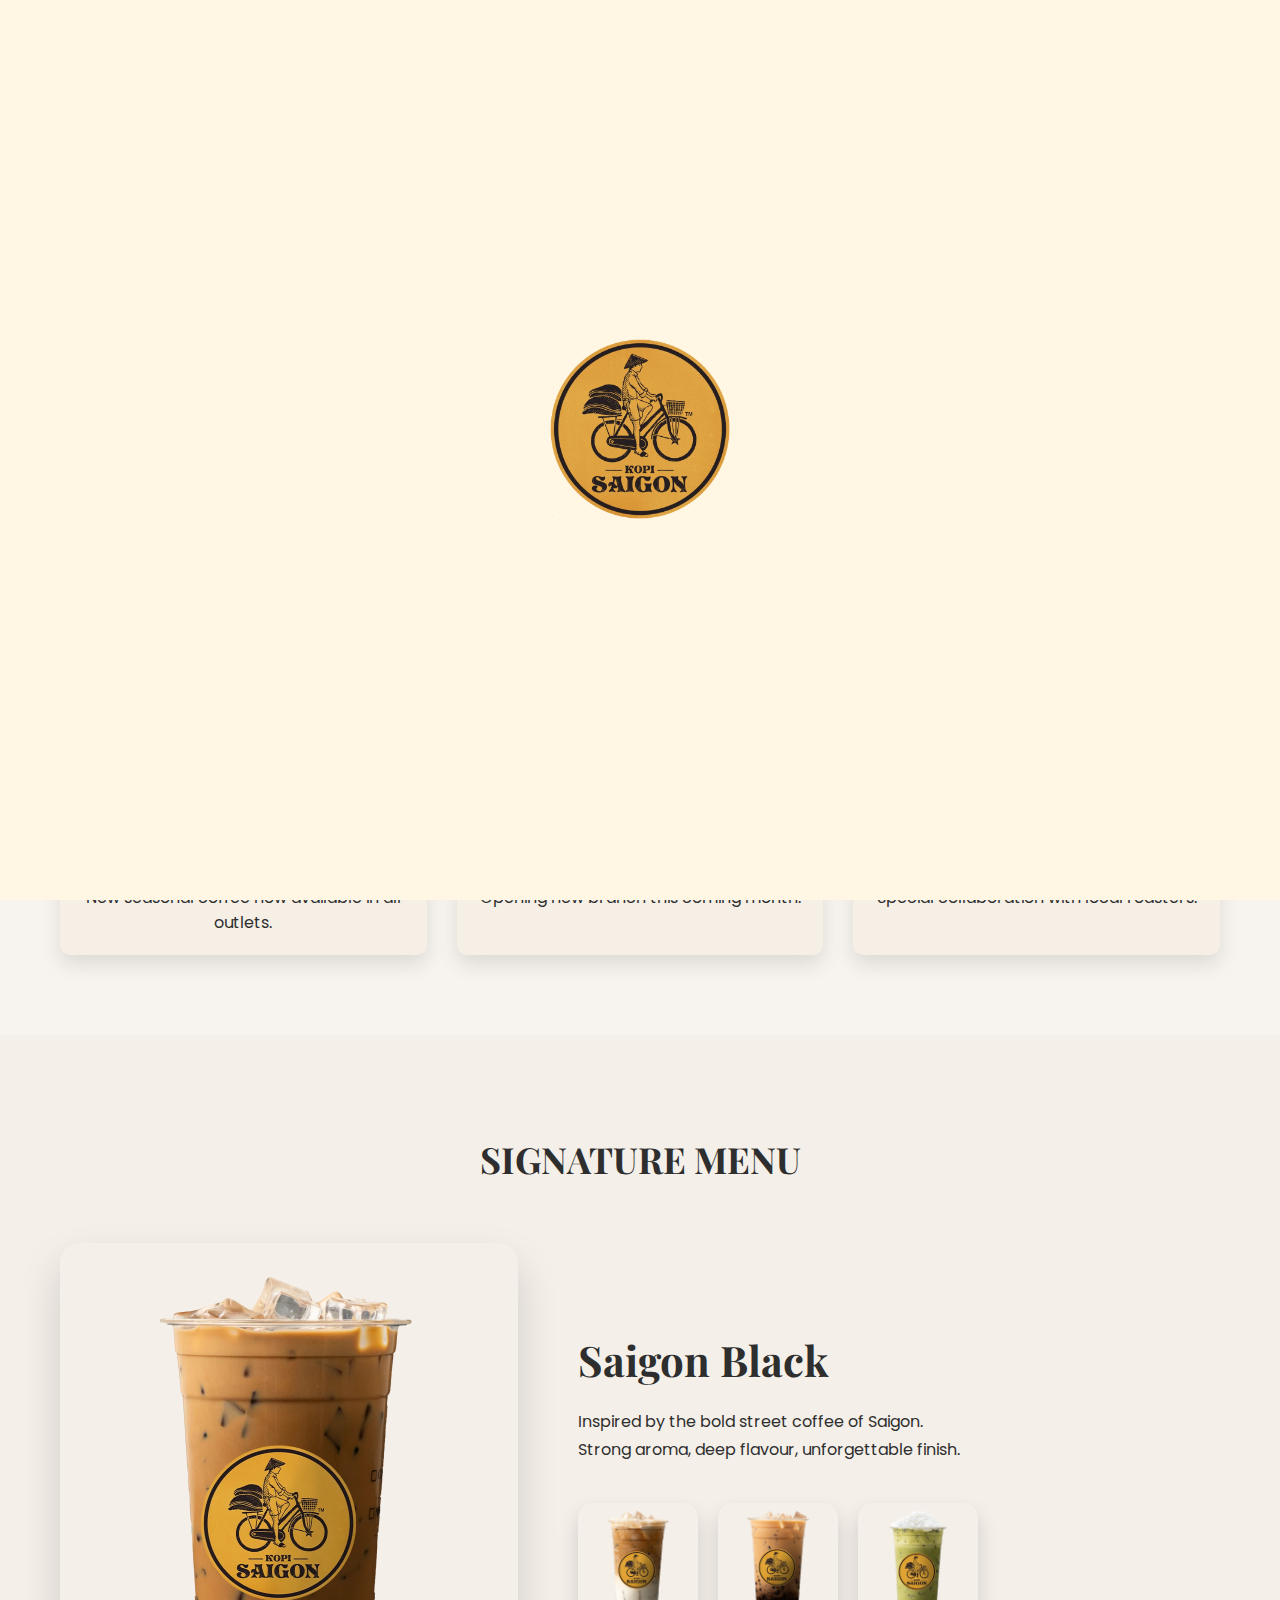
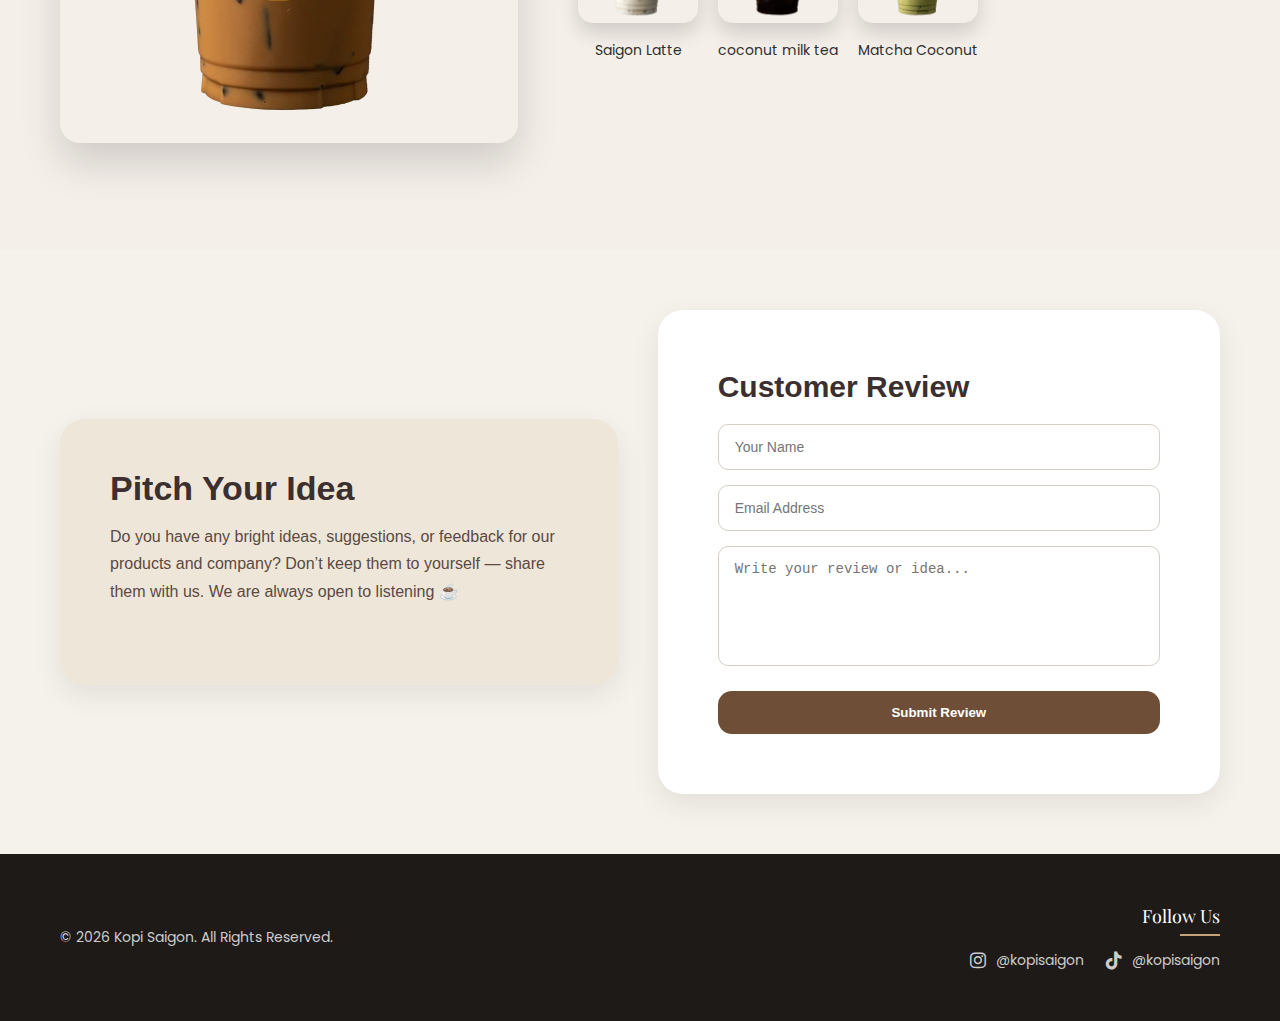
<file: index.html>
<!DOCTYPE html>
<html lang="en">
<head>
    <meta charset="UTF-8">
    <title>Kopi Saigon</title>
    <link rel="stylesheet" href="css/style.css">

    <link href="https://fonts.googleapis.com/css2?family=Playfair+Display:wght@500;700&family=Poppins:wght@300;400;500&display=swap" rel="stylesheet">
	<link rel="stylesheet" href="https://cdnjs.cloudflare.com/ajax/libs/font-awesome/6.5.1/css/all.min.css">
</head>
<body>

<div class="intro-screen">
  <img src="image/logokopi.webp" class="intro-logo" alt="Kopi Saigon">
  <p class="intro-tagline">Authentic Vietnamese Coffee</p>

</div>

<nav class="navbar">
    <div class="logo">Kopi Saigon</div>
    <ul class="nav-links">
        <li><a href="index.html">Home</a></li>
        <li><a href="about.html">About</a></li>
        <li><a href="menu.html">Menu</a></li>
        <li><a href="outlets.html">Outlets</a></li>
        <li><a href="contact.html">Contact</a></li>
    </ul>
</nav>

<header class="hero">
    <img src="image/header.jpg" alt="Kopi Saigon Header" class="hero-img">

    <div class="hero-text">
        <h1>KOPI SAIGON</h1>
        <p>
            Brewed with passion, inspired by Saigon streets.
            A place where coffee meets culture.
        </p>
    </div>
</header>

<section class="news-section">
    <h2 class="section-title">LATEST NEWS</h2>

    <div class="news-container">
        <div class="news-card">
            <img src="image/news1.jpg" alt="News 1">
            <p>New seasonal coffee now available in all outlets.</p>
        </div>

        <div class="news-card">
            <img src="image/news2.jpg" alt="News 2">
            <p>Opening new branch this coming month.</p>
        </div>

        <div class="news-card">
            <img src="image/news3.jpg" alt="News 3">
            <p>Special collaboration with local roasters.</p>
        </div>
    </div>
</section>

<section class="signature-menu">
    <h2 class="section-title">SIGNATURE MENU</h2>

    <div class="signature-wrapper">

        <div class="featured-drink">
            <img src="image/signature-main.jpg" alt="Saigon Signature Coffee">
        </div>

        <div class="signature-details">
            <h3>Saigon Black</h3>
            <p class="signature-desc">
                Inspired by the bold street coffee of Saigon.
                Strong aroma, deep flavour, unforgettable finish.
            </p>

            <div class="other-signatures">
                <div class="mini-card">
                    <img src="image/signature-1.jpg" alt="">
                    <p>Saigon Latte</p>
                </div>

                <div class="mini-card">
                    <img src="image/signature-2.jpg" alt="">
                    <p>coconut milk tea</p>
                </div>

                <div class="mini-card">
                    <img src="image/signature-3.jpg" alt="">
                    <p>Matcha Coconut</p>
                </div>
            </div>
        </div>

    </div>
</section>

<section class="feedback-section">

  <div class="feedback-left">
    <div class="idea-card">
      <h2>Pitch Your Idea</h2>
      <p>
       Do you have any bright ideas, suggestions, or feedback for our products and company? 
	   Don’t keep them to yourself — share them with us. We are always open to listening ☕️
      </p>

 
    </div>
  </div>

  <div class="feedback-right">
    <h2>Customer Review</h2>

    <form id="reviewForm">
      <input type="text" id="name" placeholder="Your Name" required>
      <input type="email" id="email" placeholder="Email Address" required>
      <textarea id="message" placeholder="Write your review or idea..." required></textarea>
      <button type="submit">Submit Review</button>
    </form>

    <div id="reviewList"></div>
  </div>

</section>

<script>
  const form = document.getElementById("reviewForm");
  const reviewList = document.getElementById("reviewList");

  form.addEventListener("submit", function(e) {
    e.preventDefault();

    const name = document.getElementById("name").value;
    const message = document.getElementById("message").value;

    const review = document.createElement("div");
    review.classList.add("review-item");

    review.innerHTML = `
      <strong>${name}</strong>
      <p>${message}</p>
    `;

    reviewList.prepend(review);
    form.reset();
  });
</script>


<footer class="footer">
    <div class="footer-content">
  
        <div class="footer-left">
            <p>© 2026 Kopi Saigon. All Rights Reserved.</p>
        </div>

        <div class="footer-right">
            <p class="follow-text">Follow Us</p>

            <div class="social-links">
                <a href="https://www.instagram.com/kopisaigon"
                   target="_blank"
                   class="social-item">
                    <i class="fa-brands fa-instagram"></i>
                    <span>@kopisaigon</span>
                </a>

                <a href="https://www.tiktok.com/@kopisaigon"
                   target="_blank"
                   class="social-item">
                    <i class="fa-brands fa-tiktok"></i>
                    <span>@kopisaigon</span>
                </a>
            </div>
        </div>

    </div>
</footer>

</body>

</html>
</file>
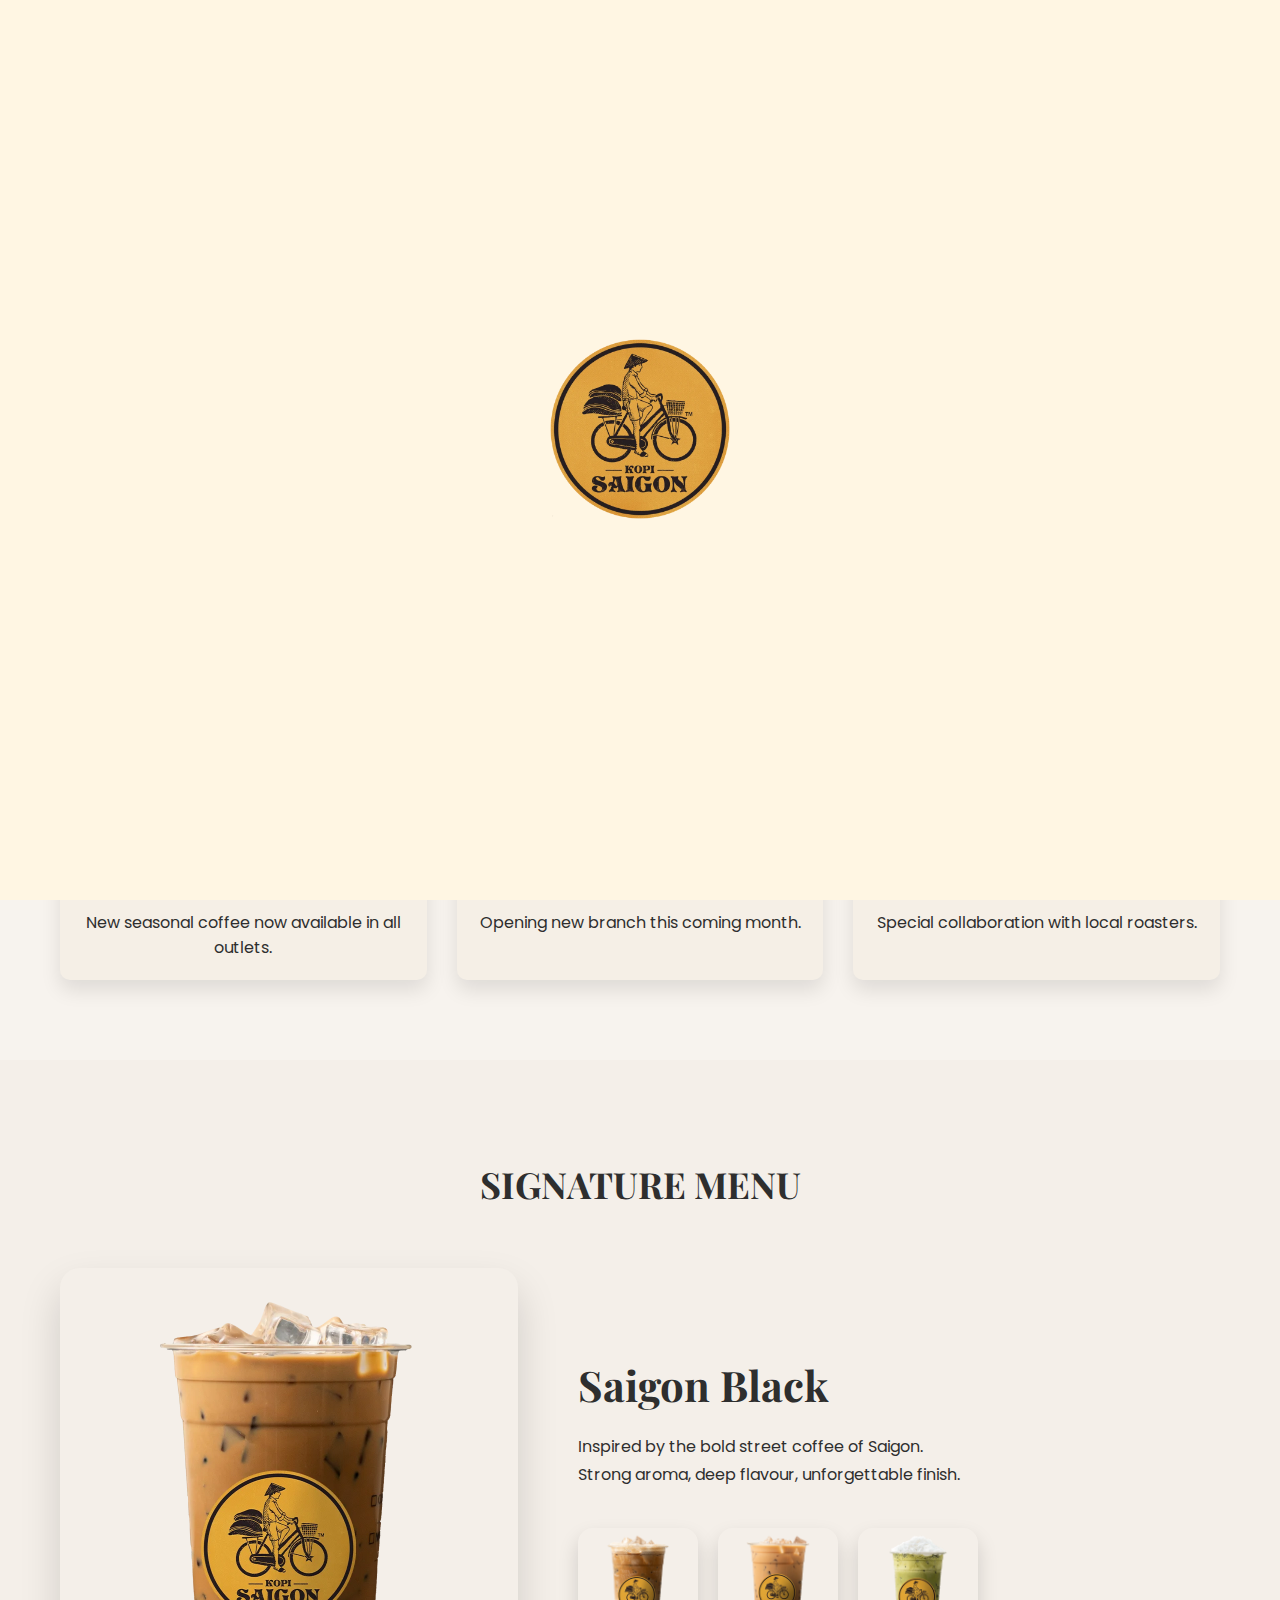
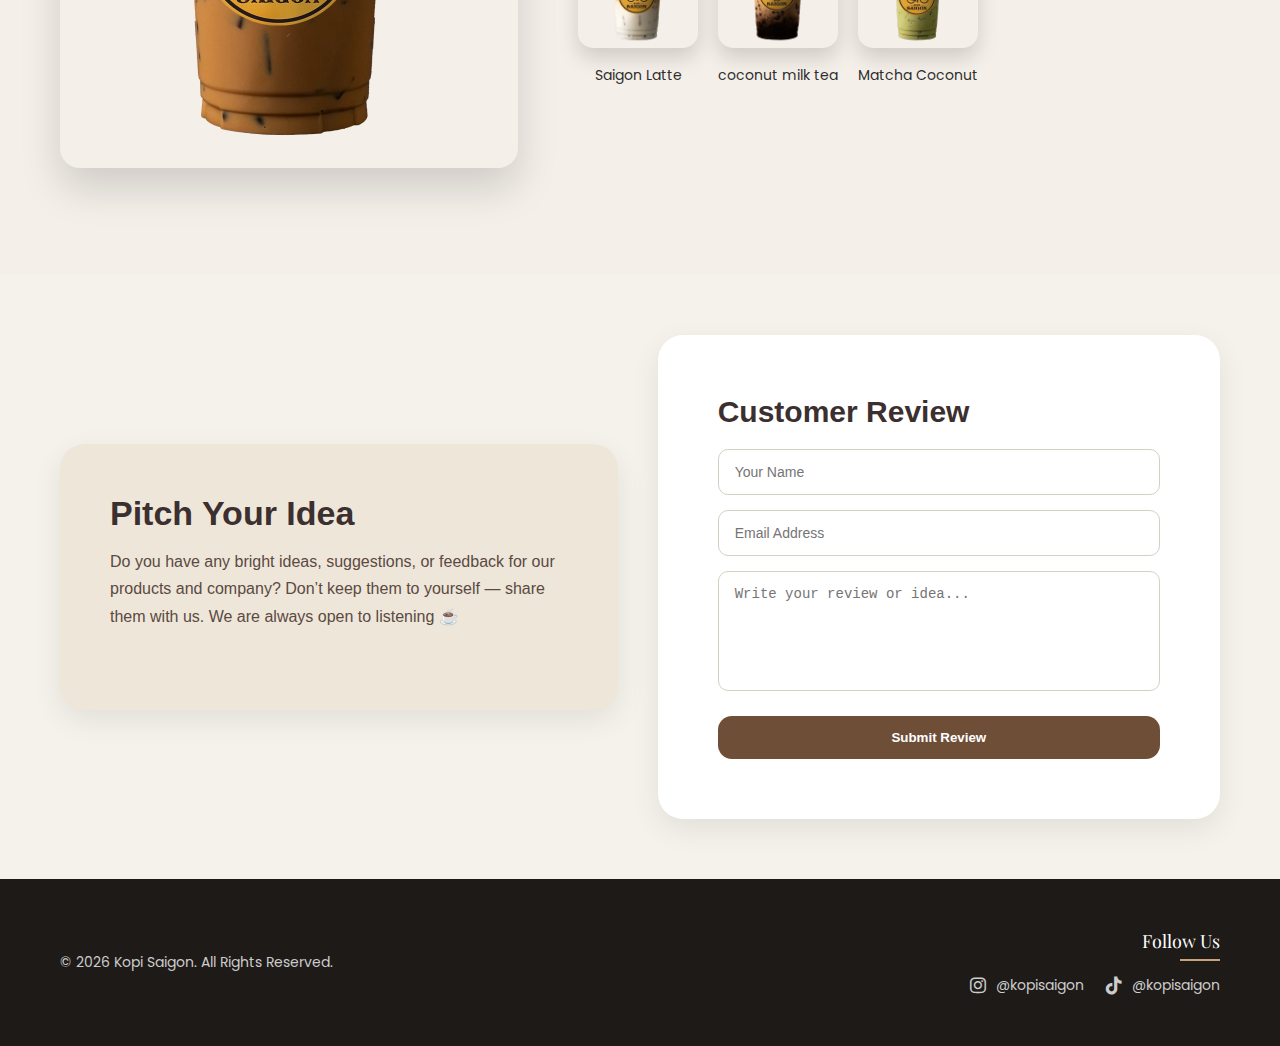
<file: website kopi saigon/index.html>
<!DOCTYPE html>
<<html lang="en">
<head>
    <meta charset="UTF-8">
    <title>Kopi Saigon</title>
    <link rel="stylesheet" href="css/style.css">

    <link href="https://fonts.googleapis.com/css2?family=Playfair+Display:wght@500;700&family=Poppins:wght@300;400;500&display=swap" rel="stylesheet">
	<link rel="stylesheet" href="https://cdnjs.cloudflare.com/ajax/libs/font-awesome/6.5.1/css/all.min.css">
</head>
<body>

<div class="intro-screen">
  <img src="image/logokopi.webp" class="intro-logo" alt="Kopi Saigon">
  <p class="intro-tagline">Authentic Vietnamese Coffee</p>

</div>

<nav class="navbar">
    <div class="logo">Kopi Saigon</div>
    <ul class="nav-links">
        <li><a href="index.html">Home</a></li>
        <li><a href="about.html">About</a></li>
        <li><a href="menu.html">Menu</a></li>
        <li><a href="outlets.html">Outlets</a></li>
        <li><a href="contact.html">Contact</a></li>
    </ul>
</nav>

<header class="hero">
    <img src="image/header.jpg" alt="Kopi Saigon Header" class="hero-img">

    <div class="hero-text">
        <h1>KOPI SAIGON</h1>
        <p>
            Brewed with passion, inspired by Saigon streets.
            A place where coffee meets culture.
        </p>
    </div>
</header>

<section class="news-section">
    <h2 class="section-title">LATEST NEWS</h2>

    <div class="news-container">
        <div class="news-card">
            <img src="image/news1.jpg" alt="News 1">
            <p>New seasonal coffee now available in all outlets.</p>
        </div>

        <div class="news-card">
            <img src="image/news2.jpg" alt="News 2">
            <p>Opening new branch this coming month.</p>
        </div>

        <div class="news-card">
            <img src="image/news3.jpg" alt="News 3">
            <p>Special collaboration with local roasters.</p>
        </div>
    </div>
</section>

<section class="signature-menu">
    <h2 class="section-title">SIGNATURE MENU</h2>

    <div class="signature-wrapper">

        <div class="featured-drink">
            <img src="image/signature-main.jpg" alt="Saigon Signature Coffee">
        </div>

        <div class="signature-details">
            <h3>Saigon Black</h3>
            <p class="signature-desc">
                Inspired by the bold street coffee of Saigon.
                Strong aroma, deep flavour, unforgettable finish.
            </p>

            <div class="other-signatures">
                <div class="mini-card">
                    <img src="image/signature-1.jpg" alt="">
                    <p>Saigon Latte</p>
                </div>

                <div class="mini-card">
                    <img src="image/signature-2.jpg" alt="">
                    <p>coconut milk tea</p>
                </div>

                <div class="mini-card">
                    <img src="image/signature-3.jpg" alt="">
                    <p>Matcha Coconut</p>
                </div>
            </div>
        </div>

    </div>
</section>

<section class="feedback-section">

  <div class="feedback-left">
    <div class="idea-card">
      <h2>Pitch Your Idea</h2>
      <p>
       Do you have any bright ideas, suggestions, or feedback for our products and company? 
	   Don’t keep them to yourself — share them with us. We are always open to listening ☕️
      </p>

 
    </div>
  </div>

  <div class="feedback-right">
    <h2>Customer Review</h2>

    <form id="reviewForm">
      <input type="text" id="name" placeholder="Your Name" required>
      <input type="email" id="email" placeholder="Email Address" required>
      <textarea id="message" placeholder="Write your review or idea..." required></textarea>
      <button type="submit">Submit Review</button>
    </form>

    <div id="reviewList"></div>
  </div>

</section>

<script>
  const form = document.getElementById("reviewForm");
  const reviewList = document.getElementById("reviewList");

  form.addEventListener("submit", function(e) {
    e.preventDefault();

    const name = document.getElementById("name").value;
    const message = document.getElementById("message").value;

    const review = document.createElement("div");
    review.classList.add("review-item");

    review.innerHTML = `
      <strong>${name}</strong>
      <p>${message}</p>
    `;

    reviewList.prepend(review);
    form.reset();
  });
</script>


<footer class="footer">
    <div class="footer-content">
  
        <div class="footer-left">
            <p>© 2026 Kopi Saigon. All Rights Reserved.</p>
        </div>

        <div class="footer-right">
            <p class="follow-text">Follow Us</p>

            <div class="social-links">
                <a href="https://www.instagram.com/kopisaigon"
                   target="_blank"
                   class="social-item">
                    <i class="fa-brands fa-instagram"></i>
                    <span>@kopisaigon</span>
                </a>

                <a href="https://www.tiktok.com/@kopisaigon"
                   target="_blank"
                   class="social-item">
                    <i class="fa-brands fa-tiktok"></i>
                    <span>@kopisaigon</span>
                </a>
            </div>
        </div>

    </div>
</footer>

</body>
</html>
</file>
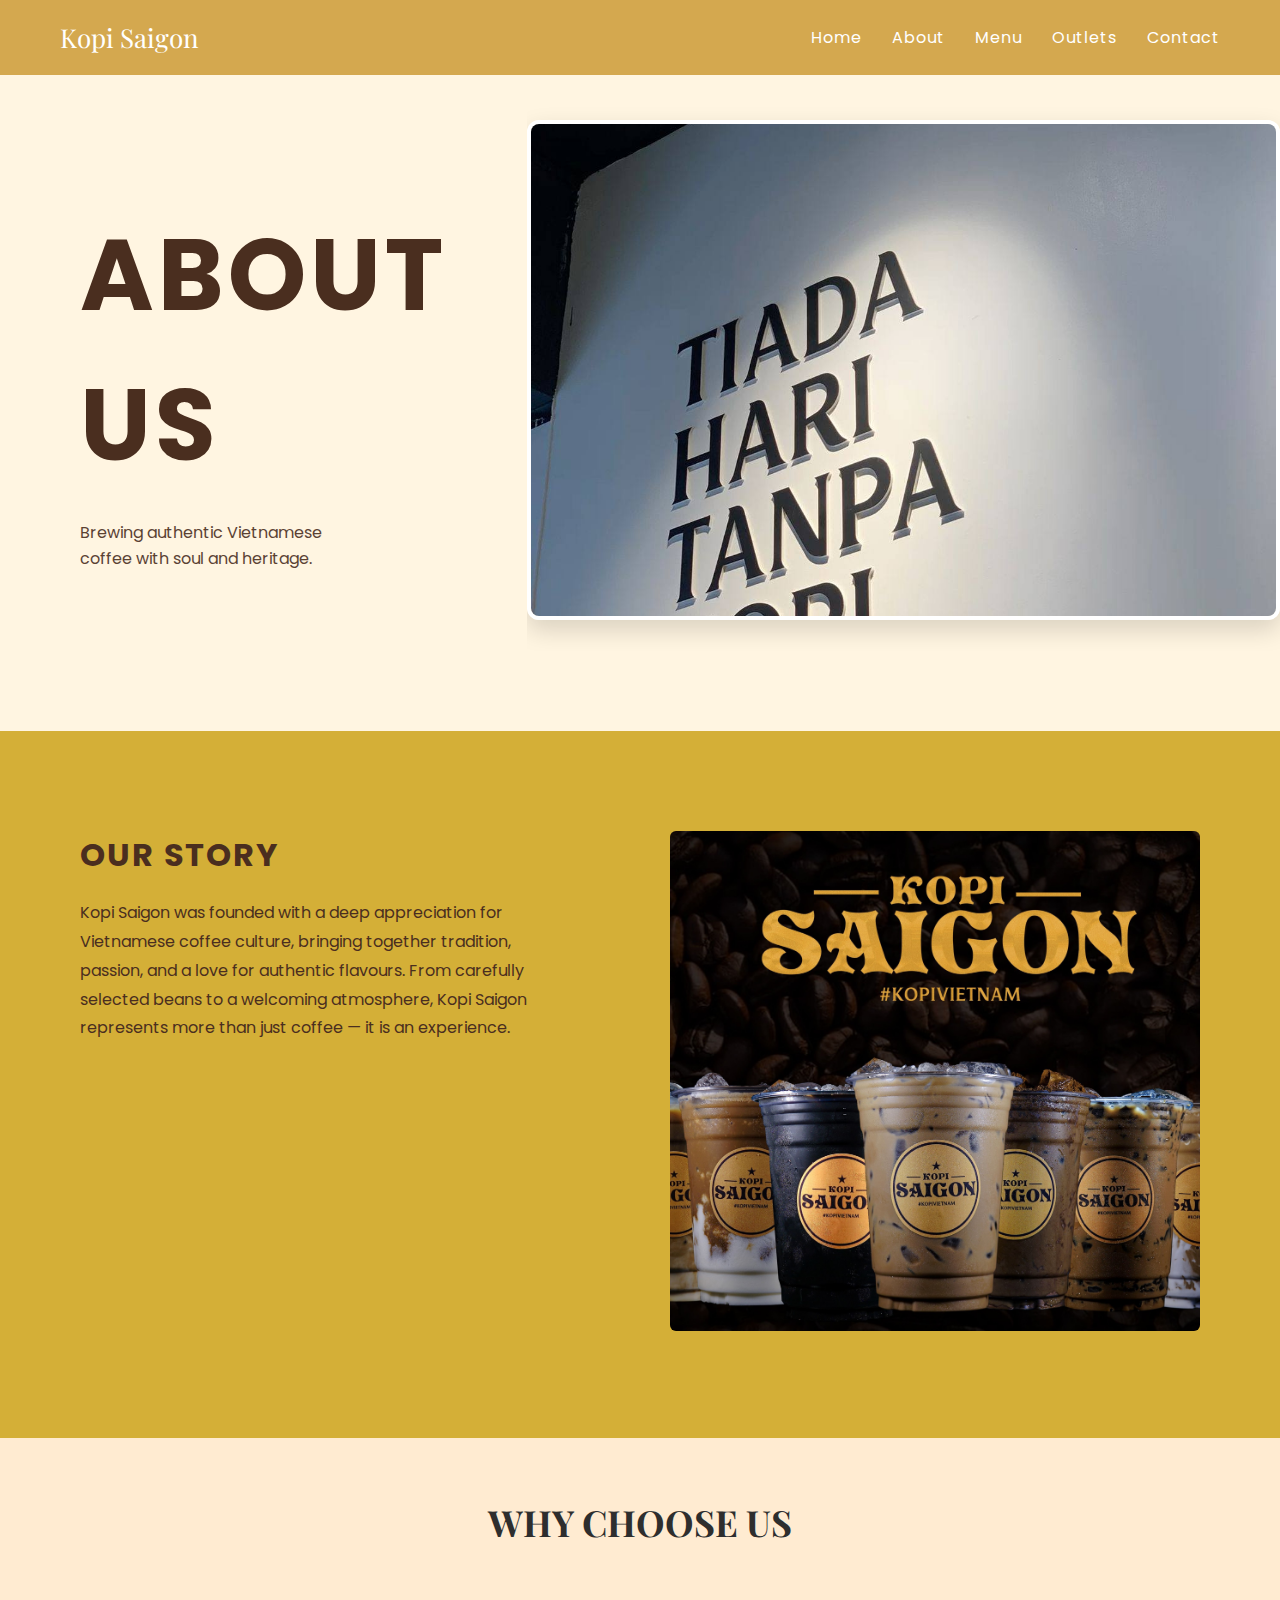
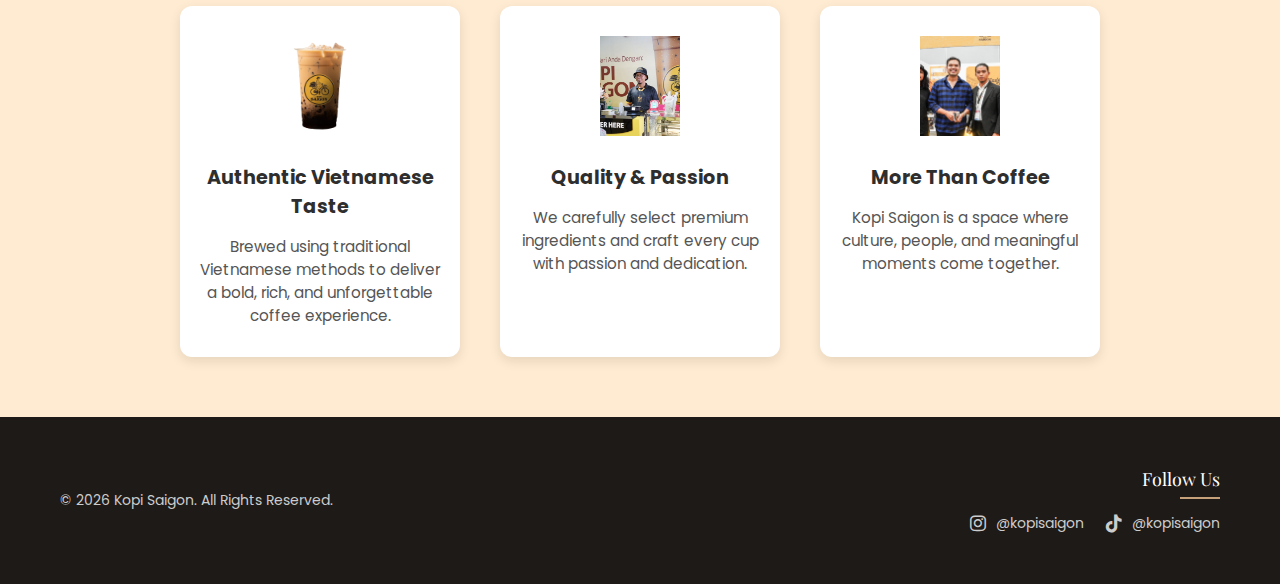
<file: about.html>
<!DOCTYPE html>
<html lang="en">
<head>
    <meta charset="UTF-8">
    <title>Kopi Saigon</title>
    <link rel="stylesheet" href="css/style.css">

    <link href="https://fonts.googleapis.com/css2?family=Playfair+Display:wght@500;700&family=Poppins:wght@300;400;500&display=swap" rel="stylesheet">
	<link rel="stylesheet" href="https://cdnjs.cloudflare.com/ajax/libs/font-awesome/6.5.1/css/all.min.css">
</head>
<body>

<nav class="navbar">
    <div class="logo">Kopi Saigon</div>
    <ul class="nav-links">
        <li><a href="index.html">Home</a></li>
        <li><a href="about.html">About</a></li>
        <li><a href="menu.html">Menu</a></li>
        <li><a href="outlets.html">Outlets</a></li>
        <li><a href="contact.html">Contact</a></li>
    </ul>
</nav>

<section class="about-header">
  <div class="about-header-left">
    <h1>ABOUT US</h1>
    <p class="tagline">
      Brewing authentic Vietnamese coffee with soul and heritage.
    </p>
  </div>

  <div class="about-header-right">
	<div class="about-header-image">
    <img src="image/tiada.jpg" alt="Kopi Saigon">
  </div>
</section>

<section class="our-story">
  <div class="story-left">
    <img src="image/topkopi.jpg" alt="Our Story">
  </div>

  <div class="story-right">
    <h2>OUR STORY</h2>
    <p>
      Kopi Saigon was founded with a deep appreciation for Vietnamese coffee
      culture, bringing together tradition, passion, and a love for authentic
      flavours. From carefully selected beans to a welcoming atmosphere,
      Kopi Saigon represents more than just coffee — it is an experience.
    </p>
  </div>
</section>

<section class="why-choose-us">
  <h2 class="section-title">WHY CHOOSE US</h2>

  <div class="why-container">
    <div class="why-box">
      <img src="image/coffee.jpg" alt="Vietnamese Coffee" class="why-img">
      <h3>Authentic Vietnamese Taste</h3>
      <p>
        Brewed using traditional Vietnamese methods to deliver a bold,
        rich, and unforgettable coffee experience.
      </p>
    </div>

    <div class="why-box">
      <img src="image/quality.jpg" alt="Quality & Passion" class="why-img">
      <h3>Quality & Passion</h3>
      <p>
        We carefully select premium ingredients and craft every cup
        with passion and dedication.
      </p>
    </div>

    <div class="why-box">
      <img src="image/community.jpg" alt="More Than Coffee" class="why-img">
      <h3>More Than Coffee</h3>
      <p>
        Kopi Saigon is a space where culture, people, and meaningful
        moments come together.
      </p>
    </div>
  </div>
</section>


<footer class="footer">
    <div class="footer-content">

        <div class="footer-left">
            <p>© 2026 Kopi Saigon. All Rights Reserved.</p>
        </div>

        <div class="footer-right">
            <p class="follow-text">Follow Us</p>

            <div class="social-links">
                <a href="https://www.instagram.com/kopisaigon"
                   target="_blank"
                   class="social-item">
                    <i class="fa-brands fa-instagram"></i>
                    <span>@kopisaigon</span>
                </a>

                <a href="https://www.tiktok.com/@kopisaigon"
                   target="_blank"
                   class="social-item">
                    <i class="fa-brands fa-tiktok"></i>
                    <span>@kopisaigon</span>
                </a>
            </div>
        </div>

    </div>
</footer>

</body>
</html>
</file>
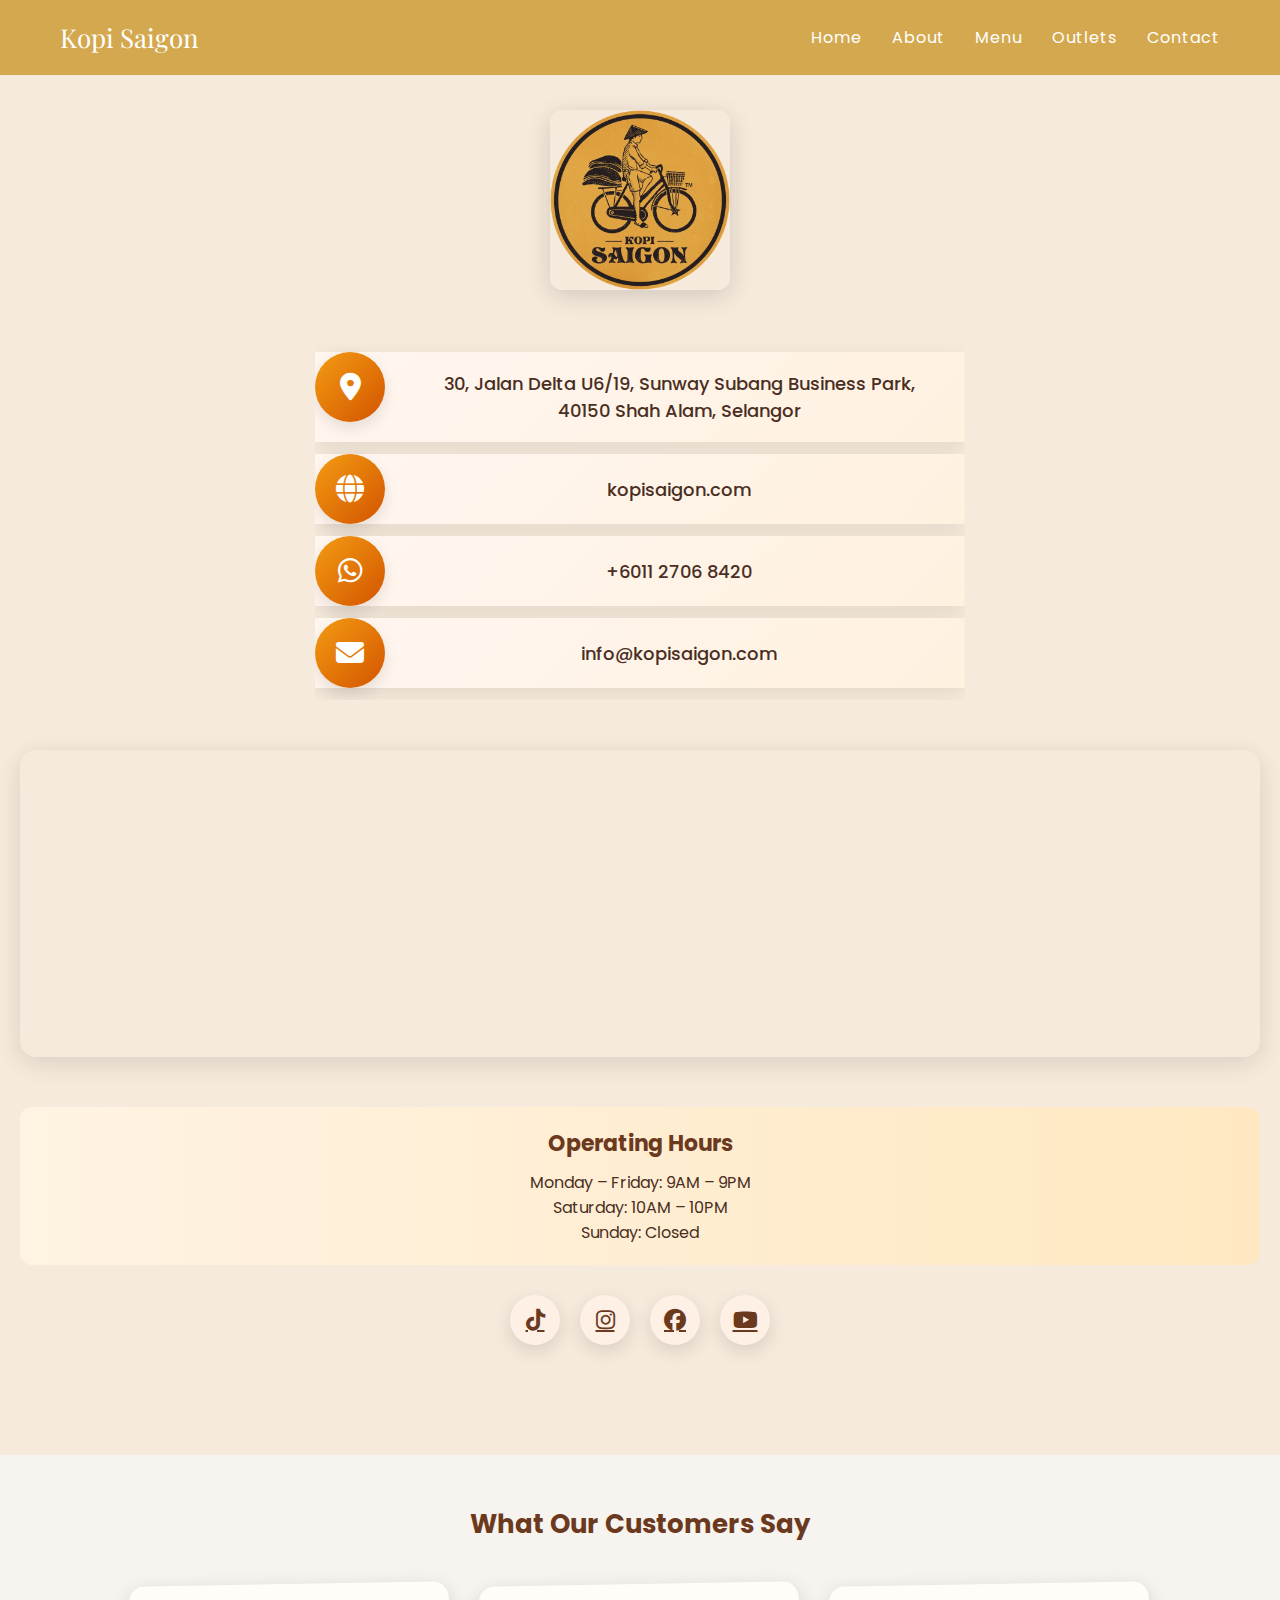
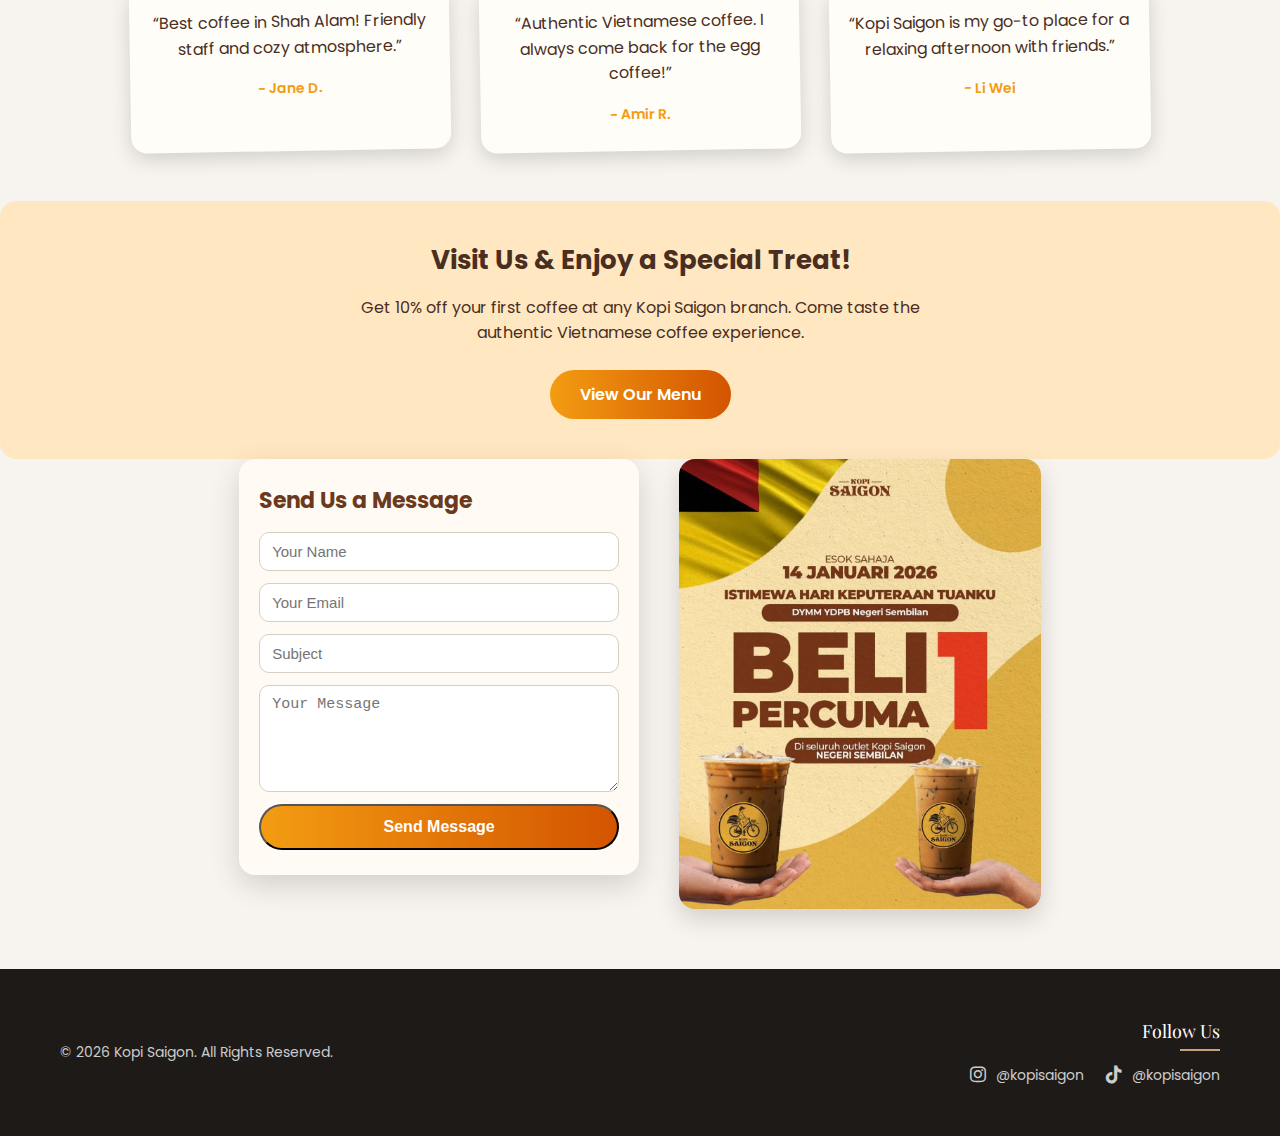
<file: contact.html>
<!DOCTYPE html>
<html lang="en">
<head>
    <meta charset="UTF-8">
    <title>Kopi Saigon</title>
    <link rel="stylesheet" href="css/style.css">

    <link href="https://fonts.googleapis.com/css2?family=Playfair+Display:wght@500;700&family=Poppins:wght@300;400;500&display=swap" rel="stylesheet">
    <link rel="stylesheet" href="https://cdnjs.cloudflare.com/ajax/libs/font-awesome/6.5.1/css/all.min.css">
</head>
<body>

<nav class="navbar">
    <div class="logo">Kopi Saigon</div>
    <ul class="nav-links">
        <li><a href="index.html">Home</a></li>
        <li><a href="about.html">About</a></li>
        <li><a href="menu.html">Menu</a></li>
        <li><a href="outlets.html">Outlets</a></li>
        <li><a href="contact.html" class="active">Contact</a></li>
    </ul>
</nav>

<section class="contact-section">

  <img src="image/logokopi.webp" alt="Kopi Saigon Logo" class="contact-logo">

  <div class="contact-table-container">
    <table class="contact-table">
      <tr>
        <td class="icon"><i class="fa-solid fa-location-dot"></i></td>
        <td class="text">
          <a href="https://www.google.com/maps/place/Kopi+Saigon+HQ" target="_blank">
            30, Jalan Delta U6/19, Sunway Subang Business Park,<br>
            40150 Shah Alam, Selangor
          </a>
        </td>
      </tr>
      <tr>
        <td class="icon"><i class="fa-solid fa-globe"></i></td>
        <td class="text">
          <a href="https://kopisaigon.com" target="_blank">kopisaigon.com</a>
        </td>
      </tr>
      <tr>
        <td class="icon"><i class="fa-brands fa-whatsapp"></i></td>
        <td class="text">
          <a href="https://wa.me/601127068420" target="_blank">+6011 2706 8420</a>
        </td>
      </tr>
      <tr>
        <td class="icon"><i class="fa-solid fa-envelope"></i></td>
        <td class="text">
          <a href="mailto:info@kopisaigon.com">info@kopisaigon.com</a>
        </td>
      </tr>
    </table>
  </div>

  <div class="contact-map">
    <iframe
      src="https://www.google.com/maps/embed?pb=!1m18!1m12!1m3!1d3975.939209181952!2d101.53739331525592!3d3.14126739737733!2m3!1f0!2f0!3f0!3m2!1i1024!2i768!4f13.1!3m3!1m2!1s0x31cc4d3a86d40f75%3A0xf6d937dfc12ae512!2s30%20Jalan%20Delta%20U6%2F19%2C%20Sunway%20Subang%20Business%20Park%2C%2040150%20Shah%20Alam%2C%20Selangor%2C%20Malaysia!5e0!3m2!1sen!2smy!4v1700000000000"
      width="100%" height="300" style="border:0;" allowfullscreen="" loading="lazy"></iframe>
  </div>

  <div class="contact-hours">
    <h3>Operating Hours</h3>
    <p>Monday – Friday: 9AM – 9PM</p>
    <p>Saturday: 10AM – 10PM</p>
    <p>Sunday: Closed</p>
  </div>

  <div class="social-media">
    <a href="https://www.tiktok.com/@kopisaigon?lang=en" target="_blank"><i class="fa-brands fa-tiktok"></i></a>
    <a href="https://www.instagram.com/kopisaigon.hq/?hl=en" target="_blank"><i class="fa-brands fa-instagram"></i></a>
    <a href="#" target="_blank"><i class="fa-brands fa-facebook"></i></a>
    <a href="https://www.youtube.com/@kopisaigon" target="_blank"><i class="fa-brands fa-youtube"></i></a>
  </div>

</section>

<!-- ===== TESTIMONIALS ===== -->
<section class="contact-testimonials">
  <h3>What Our Customers Say</h3>
  <div class="testimonial-container">
    <div class="testimonial-box">
      <p>“Best coffee in Shah Alam! Friendly staff and cozy atmosphere.”</p>
      <span>- Jane D.</span>
    </div>

    <div class="testimonial-box">
      <p>“Authentic Vietnamese coffee. I always come back for the egg coffee!”</p>
      <span>- Amir R.</span>
    </div>

    <div class="testimonial-box">
      <p>“Kopi Saigon is my go-to place for a relaxing afternoon with friends.”</p>
      <span>- Li Wei</span>
    </div>
  </div>
</section>


<section class="contact-promo">
  <h3>Visit Us & Enjoy a Special Treat!</h3>
  <p>Get 10% off your first coffee at any Kopi Saigon branch. Come taste the authentic Vietnamese coffee experience.</p>
  <a href="menu.html" class="cta-button">View Our Menu</a>
</section>


<section class="contact-form-wrapper">
 
  <div class="contact-form">
    <h3>Send Us a Message</h3>
    <form action="#" method="POST">
      <input type="text" name="name" placeholder="Your Name" required>
      <input type="email" name="email" placeholder="Your Email" required>
      <input type="text" name="subject" placeholder="Subject" required>
      <textarea name="message" placeholder="Your Message" rows="5" required></textarea>
      <button type="submit">Send Message</button>
    </form>
  </div>

  <img src="image/buy1.jpg" alt="Coffee Shop" class="contact-image">
</section>


<footer class="footer">
  <div class="footer-content">

    <div class="footer-left">
      <p>© 2026 Kopi Saigon. All Rights Reserved.</p>
    </div>

    <div class="footer-right">
      <p class="follow-text">Follow Us</p>

      <div class="social-links">
        <a href="https://www.instagram.com/kopisaigon" target="_blank" class="social-item">
          <i class="fa-brands fa-instagram"></i>
          <span>@kopisaigon</span>
        </a>

        <a href="https://www.tiktok.com/@kopisaigon" target="_blank" class="social-item">
          <i class="fa-brands fa-tiktok"></i>
          <span>@kopisaigon</span>
        </a>
      </div>
    </div>

  </div>
</footer>

</footer>

</body>
</html>
</file>
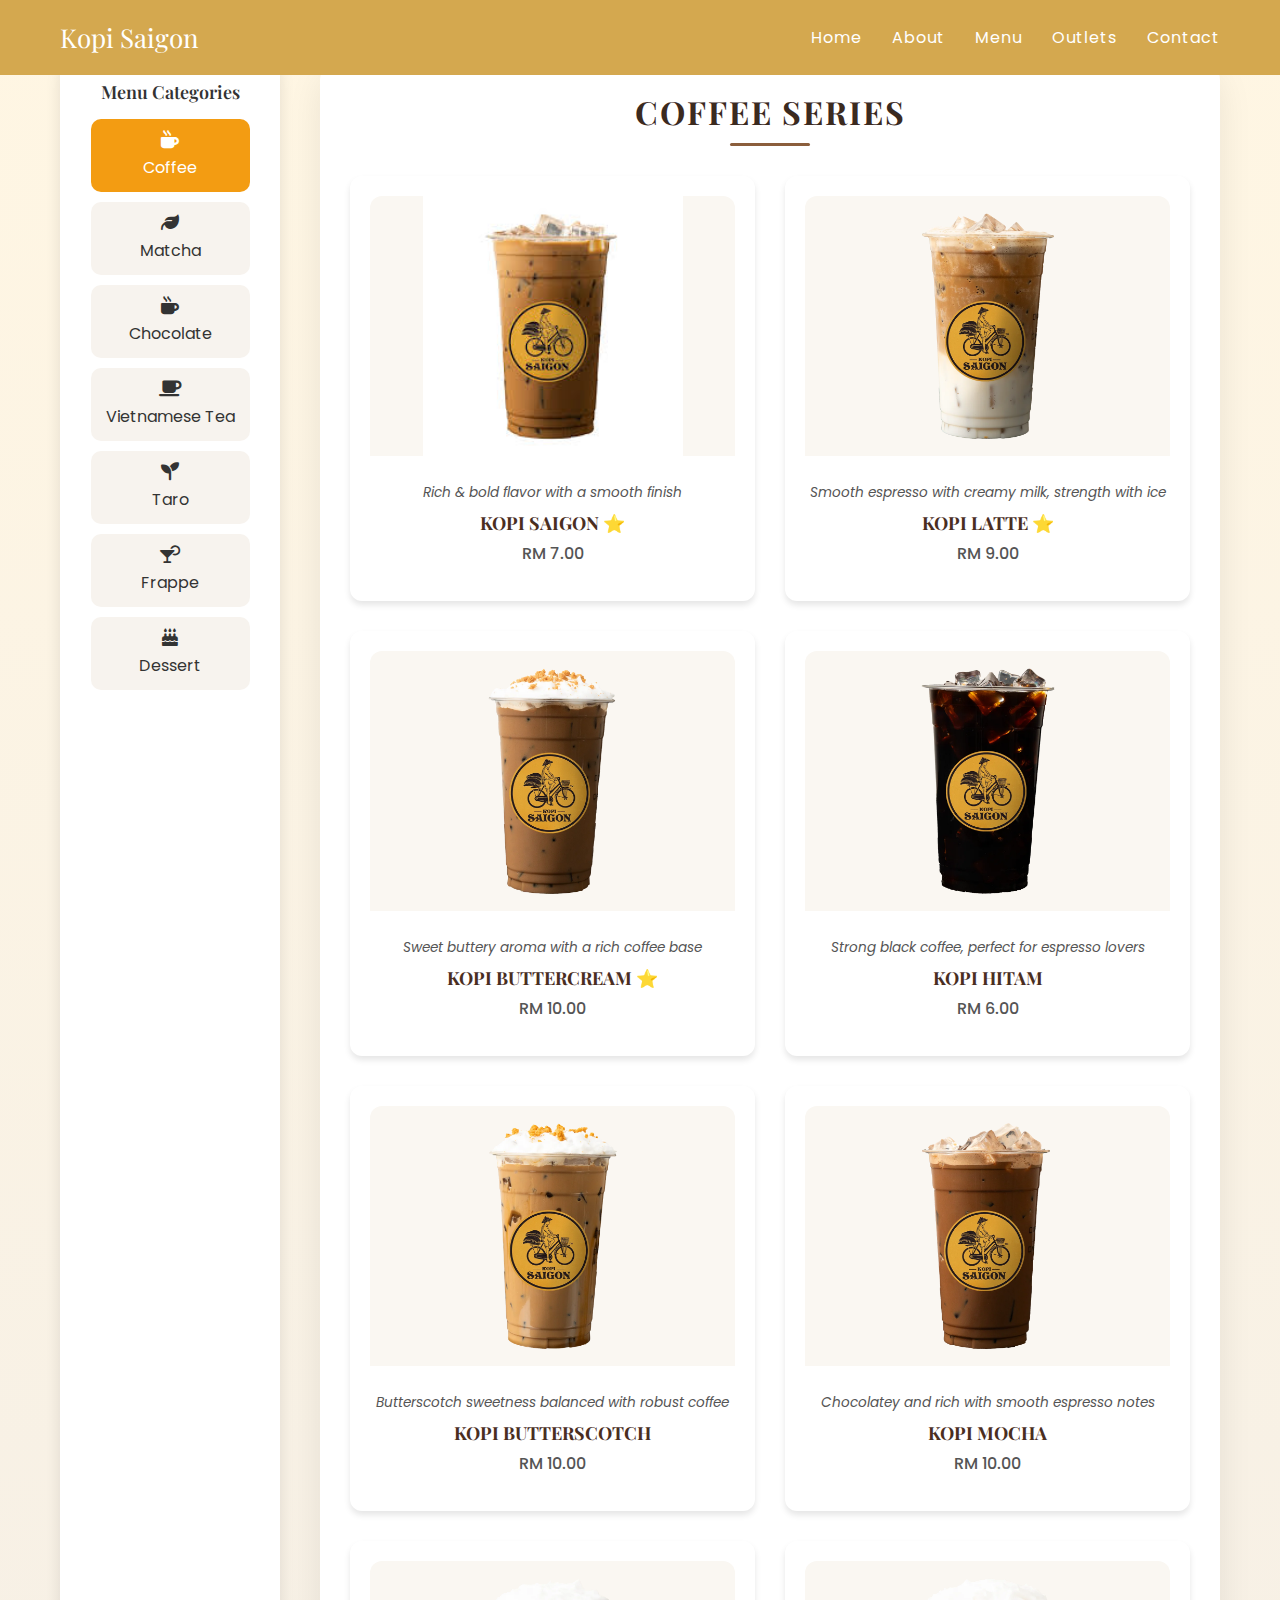
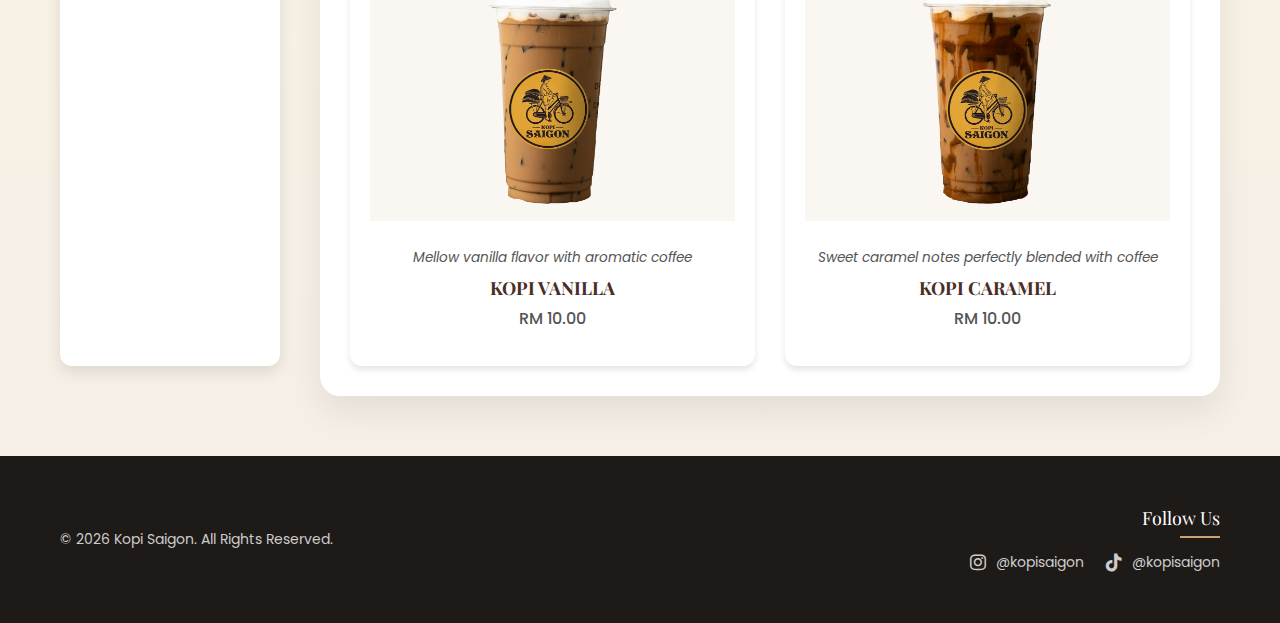
<file: menu.html>
<!DOCTYPE html>
<html lang="en">
<head>
    <meta charset="UTF-8">
    <title>Kopi Saigon | Menu</title>

    <!-- Fonts -->
    <link href="https://fonts.googleapis.com/css2?family=Playfair+Display:wght@500;700&family=Poppins:wght@300;400;500&display=swap" rel="stylesheet">

    <!-- Font Awesome -->
    <link rel="stylesheet" href="https://cdnjs.cloudflare.com/ajax/libs/font-awesome/6.5.1/css/all.min.css">

    <!-- CSS -->
    <link rel="stylesheet" href="css/style.css">
</head>
<body>

<!-- NAVBAR -->
<nav class="navbar">
    <div class="logo">Kopi Saigon</div>
    <ul class="nav-links">
        <li><a href="index.html">Home</a></li>
        <li><a href="about.html">About</a></li>
        <li><a href="menu.html" class="active">Menu</a></li>
        <li><a href="outlets.html">Outlets</a></li>
        <li><a href="contact.html">Contact</a></li>
    </ul>
</nav>


<section class="menu-categories">

    <div class="menu-sidebar-section">
        <h3 class="sidebar-title">Menu Categories</h3>
        <div class="menu-sidebar">
            <button class="side-btn active" onclick="showCategory('coffee', this)">
                <i class="fas fa-mug-hot"></i><span>Coffee</span>
            </button>
            <button class="side-btn" onclick="showCategory('matcha', this)">
                <i class="fas fa-leaf"></i><span>Matcha</span>
            </button>
           <button class="side-btn" onclick="showCategory('chocolate', this)">
           <i class="fas fa-mug-hot"></i><span>Chocolate</span>
           </button>

            <button class="side-btn" onclick="showCategory('vietnamese', this)">
                <i class="fas fa-mug-saucer"></i><span>Vietnamese Tea</span>
            </button>
            <button class="side-btn" onclick="showCategory('taro', this)">
                <i class="fas fa-seedling"></i><span>Taro</span>
            </button>
            <button class="side-btn" onclick="showCategory('frappe', this)">
                <i class="fas fa-cocktail"></i><span>Frappe</span>
            </button>
            <button class="side-btn" onclick="showCategory('dessert', this)">
             <i class="fas fa-cake-candles"></i><span>Dessert</span>
            </button>
        </div>
    </div>


    <div class="menu-content">

        <div class="category-title" id="categoryTitle">
            COFFEE SERIES
        </div>

        <div class="menu-grid">

            <div class="menu-card coffee">
                <img src="image/kopisaigon.jpg" alt="Kopi Saigon">
                <p class="tagline">Rich & bold flavor with a smooth finish</p>
                <h4>KOPI SAIGON <span class="recommended">⭐</span></h4>
                <p class="price">RM 7.00</p>
            </div>
            <div class="menu-card coffee">
                <img src="image/signature-1.jpg" alt="Kopi Latte">
                <p class="tagline">Smooth espresso with creamy milk, strength with ice</p>
                <h4>KOPI LATTE <span class="recommended">⭐</span></h4>
                <p class="price">RM 9.00</p>
            </div>
            <div class="menu-card coffee">
                <img src="image/buttercream.webp" alt="Kopi Buttercream">
                <p class="tagline">Sweet buttery aroma with a rich coffee base</p>
                <h4>KOPI BUTTERCREAM <span class="recommended">⭐</span></h4>
                <p class="price">RM 10.00</p>
            </div>
            <div class="menu-card coffee">
                <img src="image/hitam.webp" alt="Kopi Hitam">
                <p class="tagline">Strong black coffee, perfect for espresso lovers</p>
                <h4>KOPI HITAM</h4>
                <p class="price">RM 6.00</p>
            </div>
            <div class="menu-card coffee">
                <img src="image/butterscotch.webp" alt="Kopi Butterscotch">
                <p class="tagline">Butterscotch sweetness balanced with robust coffee</p>
                <h4>KOPI BUTTERSCOTCH</h4>
                <p class="price">RM 10.00</p>
            </div>
            <div class="menu-card coffee">
                <img src="image/mocha.webp" alt="Kopi Mocha">
                <p class="tagline">Chocolatey and rich with smooth espresso notes</p>
                <h4>KOPI MOCHA</h4>
                <p class="price">RM 10.00</p>
            </div>
            <div class="menu-card coffee">
                <img src="image/vanilla.webp" alt="Kopi Vanilla">
                <p class="tagline">Mellow vanilla flavor with aromatic coffee</p>
                <h4>KOPI VANILLA</h4>
                <p class="price">RM 10.00</p>
            </div>
            <div class="menu-card coffee">
                <img src="image/caramel.webp" alt="Kopi Caramel">
                <p class="tagline">Sweet caramel notes perfectly blended with coffee</p>
                <h4>KOPI CARAMEL</h4>
                <p class="price">RM 10.00</p>
            </div>

            <div class="menu-card matcha" style="display:none;">
                <img src="image/matcha.webp" alt="MATCHA ORIGINAL">
                <p class="tagline">Smooth and earthy matcha flavor with creamy touch</p>
                <h4>MATCHA ORIGINAL <span class="recommended">⭐</span></h4>
                <p class="price">RM 10.00</p>
            </div>
            <div class="menu-card matcha" style="display:none;">
                <img src="image/matcha-strawberry.webp" alt="MATCHA STRAWBERRY">
                <p class="tagline">Sweet strawberry twist to earthy matcha</p>
                <h4>MATCHA STRAWBERRY</h4>
                <p class="price">RM 12.00</p>
            </div>
            <div class="menu-card matcha" style="display:none;">
                <img src="image/signature-3.jpg" alt="MATCHA COCONUT">
                <p class="tagline">Creamy coconut complementing smooth matcha</p>
                <h4>MATCHA COCONUT</h4>
                <p class="price">RM 12.00</p>
            </div>

            <div class="menu-card chocolate" style="display:none;">
                <img src="image/chocolate.webp" alt="CHOCOLATE ORIGINAL">
                <p class="tagline">Classic chocolatey sweetness for chocolate lovers</p>
                <h4>CHOCOLATE ORIGINAL</h4>
                <p class="price">RM 10.00</p>
            </div>
            <div class="menu-card chocolate" style="display:none;">
                <img src="image/chococaramel.webp" alt="CHOCOLATE CARAMEL">
                <p class="tagline">Rich chocolate combined with smooth caramel notes</p>
                <h4>CHOCOLATE CARAMEL</h4>
                <p class="price">RM 12.00</p>
            </div>
            <div class="menu-card chocolate" style="display:none;">
                <img src="image/chocostrawberry.webp" alt="CHOCOLATE STRAWBERRY">
                <p class="tagline">Sweet strawberry flavor mixed with chocolatey goodness</p>
                <h4>CHOCOLATE STRAWBERRY</h4>
                <p class="price">RM 12.00</p>
            </div>

            <div class="menu-card vietnamese" style="display:none;">
                <img src="image/peach.webp" alt="PEACH TEA">
                <p class="tagline">Refreshing peach tea with subtle sweetness</p>
                <h4>PEACH TEA <span class="recommended">⭐</span></h4>
                <p class="price">RM 10.00</p>
            </div>
            <div class="menu-card vietnamese" style="display:none;">
                <img src="image/milk.webp" alt="Milk Tea">
                <p class="tagline">Creamy milk tea with smooth flavors</p>
                <h4>MILK TEA</h4>
                <p class="price">RM 10.00</p>
            </div>
            <div class="menu-card vietnamese" style="display:none;">
                <img src="image/jasmine.webp" alt="JASMINE TEA">
                <p class="tagline">Delicate jasmine aroma with subtle sweetness</p>
                <h4>JASMINE TEA</h4>
                <p class="price">RM 10.00</p>
            </div>
            <div class="menu-card vietnamese" style="display:none;">
                <img src="image/coconut.webp" alt="COCONUT MILK TEA">
                <p class="tagline">Creamy coconut infused with fragrant tea</p>
                <h4>COCONUT MILK TEA</h4>
                <p class="price">RM 12.00</p>
            </div>

            <div class="menu-card taro" style="display:none;">
                <img src="image/creamy.webp" alt="CREAMY TARO">
                <p class="tagline">Creamy taro with sweet nutty notes</p>
                <h4>CREAMY TARO <span class="recommended">⭐</span></h4>
                <p class="price">RM 10.00</p>
            </div>
            <div class="menu-card taro" style="display:none;">
                <img src="image/matchataro.webp" alt="MATCHA TARO">
                <p class="tagline">Earthy matcha meets sweet taro in perfect harmony</p>
                <h4>MATCHA TARO</h4>
                <p class="price">RM 12.00</p>
            </div>

            <div class="menu-card frappe" style="display:none;">
                <img src="image/smilkshake.webp" alt="STRAWBERRY MILKSHAKE">
                <p class="tagline">Sweet and fruity strawberry milkshake</p>
                <h4>STRAWBERRY MILKSHAKE <span class="recommended">⭐</span></h4>
                <p class="price">RM 12.00</p>
            </div>
            <div class="menu-card frappe" style="display:none;">
                <img src="image/saigonfrappe.webp" alt="KOPI SAIGON">
                <p class="tagline">Iced coffee frappe with rich espresso flavor</p>
                <h4>KOPI SAIGON</h4>
                <p class="price">RM 12.00</p>
            </div>
            <div class="menu-card frappe" style="display:none;">
                <img src="image/kbutter.webp" alt="KOPI BUTTERSCOTCH">
                <p class="tagline">Butterscotch sweetness in a chilled frappe</p>
                <h4>KOPI BUTTERSCOTCH</h4>
                <p class="price">RM 13.00</p>
            </div>
            <div class="menu-card frappe" style="display:none;">
                <img src="image/kcaramel.webp" alt="KOPI CARAMEL">
                <p class="tagline">Caramel frappe with smooth coffee blend</p>
                <h4>KOPI CARAMEL</h4>
                <p class="price">RM 13.00</p>
            </div>
            <div class="menu-card frappe" style="display:none;">
                <img src="image/chocolatefrappe.webp" alt="CHOCOLATE">
                <p class="tagline">Chocolate frappe with creamy texture</p>
                <h4>CHOCOLATE</h4>
                <p class="price">RM 13.00</p>
            </div>
            <div class="menu-card frappe" style="display:none;">
                <img src="image/matchafrappe.webp" alt="MATCHA">
                <p class="tagline">Iced matcha frappe with creamy flavor</p>
                <h4>MATCHA</h4>
                <p class="price">RM 12.00</p>
            </div>
            <div class="menu-card frappe" style="display:none;">
                <img src="image/taro.webp" alt="TARO">
                <p class="tagline">Sweet taro frappe with smooth creaminess</p>
                <h4>TARO</h4>
                <p class="price">RM 13.00</p>
            </div>

            <div class="menu-card dessert" style="display:none;">
                <img src="image/croissant.jpg" alt="CROISSANT">
                <h4>CROISSANT</h4>
                <p class="price">RM 10.00</p>
            </div>
            <div class="menu-card dessert" style="display:none;">
                <img src="image/cake.jpg" alt="Chocolate Cake">
                <h4>CHOCOLATE CAKE</h4>
                <p class="price">RM 20.00</p>
            </div>
            <div class="menu-card dessert" style="display:none;">
                <img src="image/tiramisu.jpg" alt="Cake Tiramisu">
                <h4>TIRAMISU</h4>
                <p class="price">RM 18.00</p>
            </div>

        </div>
    </div>
</section>

<footer class="footer">
    <div class="footer-content">


        <div class="footer-left">
            <p>© 2026 Kopi Saigon. All Rights Reserved.</p>
        </div>

        <div class="footer-right">
            <p class="follow-text">Follow Us</p>

            <div class="social-links">
                <a href="https://www.instagram.com/kopisaigon"
                   target="_blank"
                   class="social-item">
                    <i class="fa-brands fa-instagram"></i>
                    <span>@kopisaigon</span>
                </a>

                <a href="https://www.tiktok.com/@kopisaigon"
                   target="_blank"
                   class="social-item">
                    <i class="fa-brands fa-tiktok"></i>
                    <span>@kopisaigon</span>
                </a>
            </div>
        </div>

    </div>
</footer>

         
<script>
function showCategory(cat, btn) {

    // Sembunyikan semua menu
    document.querySelectorAll('.menu-card').forEach(card => card.style.display = 'none');

    // Tunjuk menu yang sesuai kategori
    document.querySelectorAll('.' + cat).forEach(card => card.style.display = 'block');

    // Highlight sidebar active
    document.querySelectorAll('.side-btn').forEach(b => b.classList.remove('active'));
    btn.classList.add('active');

    // Tukar title kategori
    const titles = {
        coffee: 'COFFEE SERIES',
        matcha: 'MATCHA',
        chocolate: 'CHOCOLATE',
        vietnamese: 'VIETNAMESE TEA',
        taro: 'TARO',
        frappe: 'FRAPPE SERIES',
        dessert: 'DESSERT – CAKE & CROISSANT'
    };

    document.getElementById('categoryTitle').innerText = titles[cat];
}
</script>

</body>
</html>
</file>
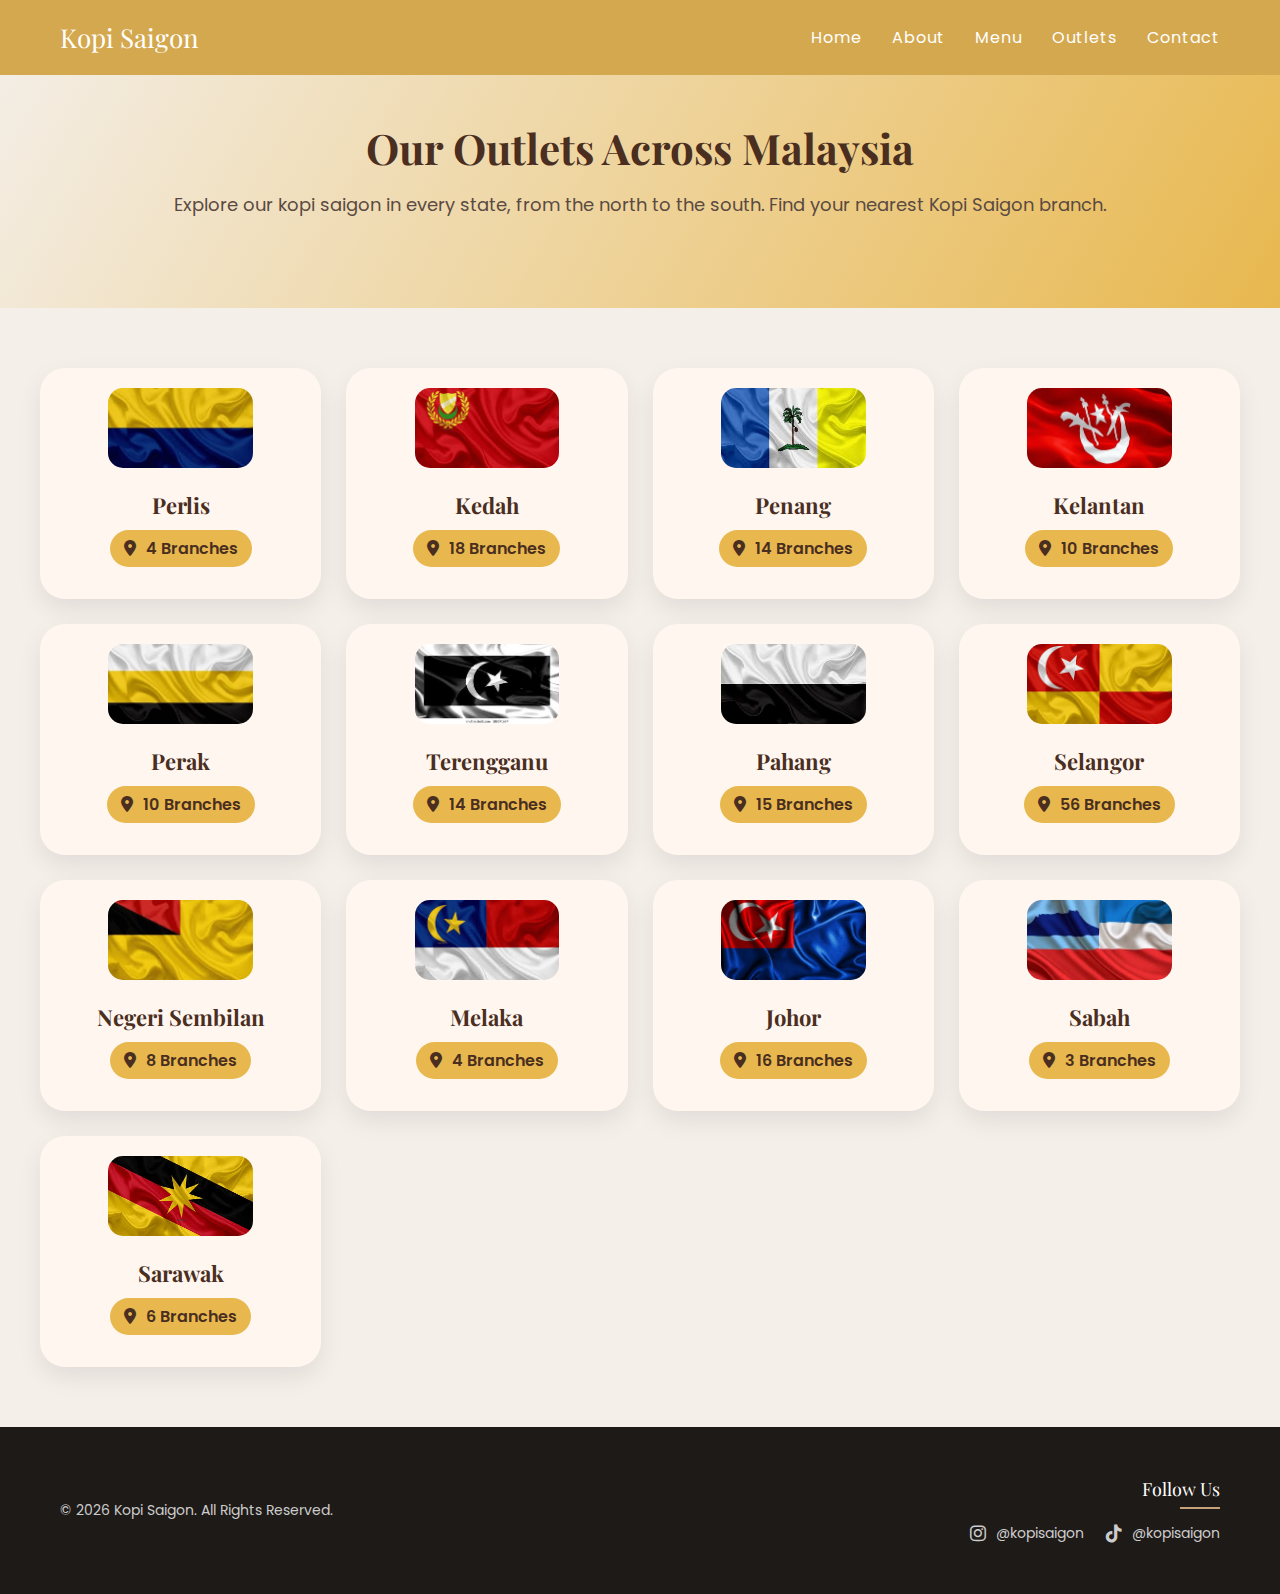
<file: outlets.html>
<!DOCTYPE html>
<html lang="en">
<head>
    <meta charset="UTF-8">
    <title>Kopi Saigon | Outlets</title>
    
    <link href="https://fonts.googleapis.com/css2?family=Playfair+Display:wght@600;700&family=Poppins:wght@300;400;500&display=swap" rel="stylesheet">
    
    <link rel="stylesheet" href="https://cdnjs.cloudflare.com/ajax/libs/font-awesome/6.5.1/css/all.min.css">
    
    <link rel="stylesheet" href="css/style.css">
</head>
<body>

<nav class="navbar">
    <div class="logo">Kopi Saigon</div>
    <ul class="nav-links">
        <li><a href="index.html">Home</a></li>
        <li><a href="about.html">About</a></li>
        <li><a href="menu.html">Menu</a></li>
        <li><a href="outlets.html" class="active">Outlets</a></li>
        <li><a href="contact.html">Contact</a></li>
    </ul>
</nav>

<section class="outlets-hero">
    <h1>Our Outlets Across Malaysia</h1>
    <p>Explore our kopi saigon in every state, from the north to the south. Find your nearest Kopi Saigon branch.</p>
</section>

<section class="outlets-grid">

    <div class="state-card">
        <img src="image/perlis.jpg" alt="Perlis" class="state-img">
        <h3>Perlis</h3>
        <span class="branch-count"><i class="fas fa-map-marker-alt"></i> 4 Branches</span>
    </div>

    <div class="state-card">
        <img src="image/kedah.jpg" alt="Kedah" class="state-img">
        <h3>Kedah</h3>
        <span class="branch-count"><i class="fas fa-map-marker-alt"></i> 18 Branches</span>
    </div>

    <div class="state-card">
        <img src="image/penang.jpg" alt="Penang" class="state-img">
        <h3>Penang</h3>
        <span class="branch-count"><i class="fas fa-map-marker-alt"></i> 14 Branches</span>
    </div>

    <div class="state-card">
        <img src="image/kelantan.jpg" alt="Kelantan" class="state-img">
        <h3>Kelantan</h3>
        <span class="branch-count"><i class="fas fa-map-marker-alt"></i> 10 Branches</span>
    </div>

    <div class="state-card">
        <img src="image/perak.jpg" alt="Perak" class="state-img">
        <h3>Perak</h3>
        <span class="branch-count"><i class="fas fa-map-marker-alt"></i> 10 Branches</span>
    </div>

    <div class="state-card">
        <img src="image/terengganu.jpg" alt="Terengganu" class="state-img">
        <h3>Terengganu</h3>
        <span class="branch-count"><i class="fas fa-map-marker-alt"></i> 14 Branches</span>
    </div>

    <div class="state-card">
        <img src="image/pahang.jpg" alt="Pahang" class="state-img">
        <h3>Pahang</h3>
        <span class="branch-count"><i class="fas fa-map-marker-alt"></i> 15 Branches</span>
    </div>

    <div class="state-card">
        <img src="image/selangor.jpg" alt="Selangor" class="state-img">
        <h3>Selangor</h3>
        <span class="branch-count"><i class="fas fa-map-marker-alt"></i> 56 Branches</span>
    </div>

    <div class="state-card">
        <img src="image/negeri-sembilan.jpg" alt="Negeri Sembilan" class="state-img">
        <h3>Negeri Sembilan</h3>
        <span class="branch-count"><i class="fas fa-map-marker-alt"></i> 8 Branches</span>
    </div>

    <div class="state-card">
        <img src="image/melaka.jpg" alt="Melaka" class="state-img">
        <h3>Melaka</h3>
        <span class="branch-count"><i class="fas fa-map-marker-alt"></i> 4 Branches</span>
    </div>

    <div class="state-card">
        <img src="image/johor.jpg" alt="Johor" class="state-img">
        <h3>Johor</h3>
        <span class="branch-count"><i class="fas fa-map-marker-alt"></i> 16 Branches</span>
    </div>

    <div class="state-card">
        <img src="image/sabah.jpg" alt="Sabah" class="state-img">
        <h3>Sabah</h3>
        <span class="branch-count"><i class="fas fa-map-marker-alt"></i> 3 Branches</span>
    </div>

    <div class="state-card">
        <img src="image/sarawak.jpg" alt="Sarawak" class="state-img">
        <h3>Sarawak</h3>
        <span class="branch-count"><i class="fas fa-map-marker-alt"></i> 6 Branches</span>
    </div>

</section>

<footer class="footer">
    <div class="footer-content">

        <div class="footer-left">
            <p>© 2026 Kopi Saigon. All Rights Reserved.</p>
        </div>

        <div class="footer-right">
            <p class="follow-text">Follow Us</p>

            <div class="social-links">
                <a href="https://www.instagram.com/kopisaigon"
                   target="_blank"
                   class="social-item">
                    <i class="fa-brands fa-instagram"></i>
                    <span>@kopisaigon</span>
                </a>

                <a href="https://www.tiktok.com/@kopisaigon"
                   target="_blank"
                   class="social-item">
                    <i class="fa-brands fa-tiktok"></i>
                    <span>@kopisaigon</span>
                </a>
            </div>
        </div>

    </div>
</footer>

</body>
</html>
</file>
<file: css/style.css>
* {
    margin: 0;
    padding: 0;
    box-sizing: border-box;
}

  .intro-screen {
  position: fixed;
  inset: 0;
  background: #FFF6E3;
  display: flex;
  flex-direction: column;
  justify-content: center;
  align-items: center;
  animation: fadeOut 1s ease 3s forwards;
  z-index: 9999;
}

.intro-logo {
  width: 180px;
  animation: scaleUp 1.5s ease forwards;
}

.intro-tagline {
  opacity: 0;
  animation: fadeIn 1.5s ease 1s forwards;
  font-size: 18px;
  color: #4a2e1f;
  margin-top: 15px;
}

@keyframes scaleUp {
  0% { transform: scale(0.8); opacity: 0; }
  100% { transform: scale(1); opacity: 1; }
}

@keyframes fadeIn {
  to { opacity: 1; }
}

@keyframes fadeOut {
  to { opacity: 0; visibility: hidden; }
}

body {
    font-family: 'Poppins', sans-serif;
    background-color: #f7f3ee;
    color: #2e2e2e;
}
     .intro-screen {
  position: fixed;
  inset: 0;
  background: #FFF6E3;
  display: flex;
  flex-direction: column;
  justify-content: center;
  align-items: center;
  animation: fadeOut 1s ease 3s forwards;
  z-index: 9999;
}

.intro-logo {
  width: 180px;
  animation: scaleUp 1.5s ease forwards;
}

.intro-tagline {
  opacity: 0;
  animation: fadeIn 1.5s ease 1s forwards;
  font-size: 18px;
  color: #4a2e1f;
  margin-top: 15px;
}

@keyframes scaleUp {
  0% { transform: scale(0.8); opacity: 0; }
  100% { transform: scale(1); opacity: 1; }
}

@keyframes fadeIn {
  to { opacity: 1; }
}

@keyframes fadeOut {
  to { opacity: 0; visibility: hidden; }
}

:root {
  --saigon-gold: #D4A84F;
  --dark-brown: #1E1A17;
  --cream: #F5EFE6;
  --white: #ffffff;
}

.navbar {
    width: 100%;
    top: 0;
    padding: 20px 60px;
    display: flex;
    justify-content: space-between;
    align-items: center;
    background: var(--saigon-gold);
    z-index: 100;
    position: fixed;
}

.logo {
    font-family: 'Playfair Display', serif;
    font-size: 26px;
    color: #fff;
}

.nav-links {
    list-style: none;
    display: flex;
    gap: 30px;
}

.nav-links a {
    text-decoration: none;
    color: #fff;
    font-weight: 400;
    letter-spacing: 1px;
    transition: 0.3s;
}

.nav-links a:hover {
    color: #c7a17a;
}

.hero {
    height: 50vh;
    position: relative;
    display: flex;
    align-items: center;
    padding-left: 80px;
    overflow: hidden;
}

.hero-img {
    position: absolute;
    inset: 0;
    width: 100%;
    height: 100%;
    object-fit: cover;
    z-index: 0;
}

.hero-text {
    position: relative;
    z-index: 2;
    max-width: 500px;
    color: #fff;
}

.news-section {
    padding: 80px 60px;
}

.section-title {
    text-align: center;
    font-family: 'Playfair Display', serif;
    font-size: 36px;
    margin-bottom: 50px;
}

.news-container {
    display: flex;
    gap: 30px;
}

.news-card {
    width: 33.33%;
    background: #F5EFE6;
    border-radius: 10px;
    overflow: hidden;
    box-shadow: 0 10px 20px rgba(0,0,0,0.1);
    transition: 0.4s;
}

.news-card img {
    width: 100%;
    height: 220px;
    object-fit: cover;
    transition: 0.4s;
}

.news-card p {
    padding: 20px;
    text-align: center;
}

.news-card:hover img {
    transform: scale(1.1);
}

.news-card:hover {
    transform: translateY(-10px);
}

.footer {
    background: var(--dark-brown);
    color: #ccc;
    text-align: center;
    padding: 50px 60px;
    font-size: 14px;
}

.footer-content {
    display: flex;
    justify-content: space-between;
    align-items: center;
}

.footer-left p {
    font-size: 14px;
}

.footer-right {
    text-align: right;
}

.follow-text {
    font-family: 'Playfair Display', serif;
    font-size: 18px;
    color: #fff;
    margin-bottom: 14px;
    position: relative;
    display: inline-block;
}

.follow-text::after {
    content: "";
    display: block;
    width: 40px;
    height: 2px;
    background: #c7a17a;
    margin-left: auto;
    margin-top: 6px;
}

.social-links {
    display: flex;
    gap: 22px;
    justify-content: flex-end;
}

.social-item {
    display: flex;
    align-items: center;
    gap: 10px;
    text-decoration: none;
    color: #ccc;
    font-size: 14px;
    transition: all 0.35s ease;
}

.social-item i {
    font-size: 18px;
    transition: all 0.35s ease;
}

.social-item:hover {
    color: #c7a17a;
    transform: translateY(-3px);
}

.social-item:hover i {
    transform: scale(1.2);
    filter: drop-shadow(0 0 6px rgba(199,161,122,0.6));
}

@media (max-width: 768px) {
    .footer-content {
        flex-direction: column;
        gap: 25px;
        text-align: center;
    }

    .footer-right {
        text-align: center;
    }

    .social-links {
        justify-content: center;
    }

    .follow-text::after {
        margin: 6px auto 0;
    }
}

.featured-drink {
    width: 50%;
}

.featured-drink img {
    width: 100%;
    height: 500px;
    object-fit: cover;
    border-radius: 20px;
    box-shadow: 0 20px 40px rgba(0,0,0,0.15);
}

.signature-details {
    width: 70%;
}

.signature-details h3 {
    font-family: 'Playfair Display', serif;
    font-size: 42px;
    margin-bottom: 20px;
}

.signature-desc {
    font-size: 16px;
    line-height: 1.7;
    margin-bottom: 40px;
    max-width: 400px;
}

.other-signatures {
    display: flex;
    gap: 20px;
}

.mini-card {
    text-align: center;
}

.mini-card img {
    width: 120px;
    height: 120px;
    object-fit: cover;
    border-radius: 15px;
    transition: 0.4s;
    box-shadow: 0 10px 20px rgba(0,0,0,0.15);
}

.mini-card p {
    margin-top: 10px;
    font-size: 14px;
}

.mini-card img:hover {
    transform: scale(1.08);
}

.about-header {
  display: flex;
  min-height: 700px;      
  padding-top: 80px;       
  padding-bottom: 80px;   
  background-color: #FFF5E1; 
  gap: 20px;               
}

.about-header-left {
  width: 40%;
  padding: 120px 60px 80px 80px;
  display: flex;
  flex-direction: column;
  justify-content: center;
}

.about-header-left h1 {
  font-size: 100px;
  letter-spacing: 4px;
  color: #4A2E1F;
  margin-bottom: 20px;
}

.about-header-left .tagline {
  font-size: 16px;
  line-height: 1.6;
  color: #4A2E1F;
  opacity: 0.9;
  max-width: 260px;
}

.about-header-right {
  width: 60%;
  overflow: hidden;
}

.about-header-right img {
  width: 100%;
  height: 500px;         
  object-fit: cover;    
  margin-top: 40px;
  border-radius: 12px;
  border: 4px solid #fff;
  box-shadow: 0 10px 25px rgba(0,0,0,0.15);
  transition: transform 0.6s ease, box-shadow 0.6s ease;
}

.about-header-right img:hover {
  transform: scale(1.02);
  box-shadow: 0 15px 35px rgba(0,0,0,0.2);
}

.our-story {
  display: flex;
  flex-direction: row-reverse;
  padding: 100px 80px;
  background-color: #d4af37; 
  gap: 60px;
}

.story-left,
.story-right {
  width: 50%;
}

.story-left img {
  width: 100%;
  height: 500px;
  object-fit: cover;
  border-radius: 6px;
  transition: transform 0.6s ease, box-shadow 0.6s ease;
}

.story-left img:hover {
  transform: scale(1.05);
  box-shadow: 0 20px 40px rgba(0, 0, 0, 0.25);
}

.story-right h2 {
  font-size: 32px;
  letter-spacing: 2px;
  color: #4A2E1F; 
  margin-bottom: 20px;
}

.story-right p {
  font-size: 16px;
  line-height: 1.8;
  color: #4A2E1F;
  max-width: 480px;
}

.why-choose-us {
  text-align: center;
  padding: 60px 20px;
  background-color: #FFEBD1; 
}

.why-container {
  display: flex;
  justify-content: center;
  gap: 40px;
  flex-wrap: wrap;
}

.why-box {
  background: #fff;
  padding: 30px 20px;
  width: 280px;
  border-radius: 12px;
  box-shadow: 0 4px 12px rgba(0,0,0,0.1);
  transition: transform 0.3s, box-shadow 0.3s;
}

.why-box:hover {
  transform: translateY(-10px);
  box-shadow: 0 8px 20px rgba(0,0,0,0.2);
}

.why-img {
  width: 80px;
  height: 100px;
  object-fit: cover;
  margin-bottom: 20px;
}

.why-box h3 {
  font-size: 1.2rem;
  margin-bottom: 15px;
}

.why-box p {
  font-size: 0.95rem;
  color: #555;
  line-height: 1.5;
}


.menu-categories {
    background: linear-gradient(to bottom, #FFF6E3, #F5EFE6);
    padding: 60px;
    display: flex;
    gap: 40px;
}

.menu-sidebar-section {
    width: 220px;
    padding: 20px;
    background: #fff;
    border-radius: 12px;
    box-shadow: 0 6px 15px rgba(0,0,0,0.1);
    margin-bottom: 30px;
    display: flex;
    flex-direction: column;
    align-items: center;
}


.sidebar-title {
    font-family: 'Playfair Display', serif;
    font-size: 18px;
    font-weight: 600;
    color: #333;
    margin-bottom: 15px;
    text-align: center;
}

.menu-sidebar .side-btn {
    display: flex;
    flex-direction: column;
    align-items: center;
    justify-content: center;
    gap: 6px;
    width: 100%;
    padding: 12px 15px;
    background-color: #f7f3ee;
    border: none;
    border-radius: 10px;
    font-family: 'Poppins', sans-serif;
    font-size: 16px;
    color: #333;
    cursor: pointer;
    transition: all 0.3s ease;
    margin-bottom: 10px;
}

.menu-sidebar .side-btn i {
    font-size: 18px;
}

.menu-sidebar .side-btn:hover {
    background-color: #ffdd59;
    color: #fff;
    transform: translateY(-2px);
    box-shadow: 0 4px 10px rgba(0,0,0,0.15);
}

.menu-sidebar .side-btn.active {
    background-color: #f39c12;
    color: #fff;
}

.menu-content {
    flex: 1;
    background: #fff;
    padding: 30px;
    border-radius: 20px;
    box-shadow: 0 15px 35px rgba(0,0,0,0.08);
}

.menu-grid {
    display: grid;
    grid-template-columns: repeat(2, 1fr);
    gap: 30px;
}

.menu-card {
    background-color: #fff;
    border-radius: 12px;
    padding: 20px;
    text-align: center;
    box-shadow: 0 4px 6px rgba(0,0,0,0.1);
    overflow: hidden;
    transition: transform 0.3s ease, box-shadow 0.3s ease;
    cursor: pointer;
}

.menu-card img {
    width: 100%;
    height: 260px;
    object-fit: contain;
    margin-bottom: 15px;
    border-radius: 12px 12px 0 0;
    background: #FAF7F2;
    transition: transform 0.3s ease;
}

.menu-card h4 {
    font-family: 'Playfair Display', serif;
    font-size: 18px;
    color: #4A2E1F;
    margin-bottom: 6px;
    transition: color 0.3s ease;
}

.menu-card .price {
    font-weight: 500;
    color: #555;
    margin-bottom: 15px;
    transition: color 0.3s ease;
}

.menu-card .tagline {
    font-size: 0.85rem;
    font-style: italic;
    color: #555;
    margin: 5px 0 8px 0;
    text-align: center;
}

.menu-card .recommended {
    color: #f39c12;
    transition: transform 0.3s ease, color 0.3s ease;
}

/* Hover effect for Menu Cards */
.menu-card:hover {
    transform: translateY(-5px);
    box-shadow: 0 8px 20px rgba(0,0,0,0.2);
}

.menu-card:hover img {
    transform: scale(1.05);
}

.menu-card:hover h4 {
    color: #d35400;
}

.menu-card:hover .price {
    color: #e67e22;
}

.menu-card:hover .recommended {
    transform: scale(1.2);
    color: #f1c40f;
}

.signature-menu {
    padding: 100px 60px;
    background-color: #f4efe9;
}

.section-title {
    text-align: center;
    font-family: 'Playfair Display', serif;
    font-size: 36px;
    margin-bottom: 60px;
}

.signature-wrapper {
    display: flex;
    gap: 60px;
    align-items: center;
}


.category-title {
    font-family: 'Playfair Display', serif;
    font-size: 2rem;
    font-weight: 700;
    letter-spacing: 2px;
    color: #3b2a1f;
    margin-bottom: 30px;
    text-align: center;
    position: relative;
}

.category-title::after {
    content: '';
    width: 80px;
    height: 3px;
    background-color: #8b5e3c;
    display: block;
    margin: 10px auto 0;
    border-radius: 10px;
}
.feedback-section {
  display: flex;
  padding: 60px;
  gap: 40px;
  font-family: 'Montserrat', sans-serif;
  background: #f5f1eb;
}

/* LEFT */
.feedback-left {
  width: 50%;
  display: flex;
  align-items: center;
}

.idea-card {
  background: #efe6da;
  padding: 50px;
  border-radius: 25px;
  box-shadow: 0 10px 30px rgba(0,0,0,0.08);
}

.idea-card h2 {
  font-size: 34px;
  margin-bottom: 15px;
  color: #3b2f2f;
}

.idea-card p {
  line-height: 1.7;
  margin-bottom: 30px;
  color: #5a4a42;
}

.idea-card img {
  width: 50%;
  height: 40%;
  max-width: 320px;
  border-radius: 18px;
  transition: 0.4s ease;
}

.idea-card img:hover {
  transform: scale(1.05);
}

.feedback-right {
  width: 50%;
  background: #ffffff;
  padding: 60px;
  border-radius: 25px;
  box-shadow: 0 10px 30px rgba(0,0,0,0.08);
}

.feedback-right h2 {
  font-size: 30px;
  margin-bottom: 20px;
  color: #3b2f2f;
}

#reviewForm {
  display: flex;
  flex-direction: column;
  gap: 15px;
}

#reviewForm input,
#reviewForm textarea {
  padding: 14px 16px;
  border-radius: 10px;
  border: 1px solid #d6cfc4;
  font-size: 14px;
}

#reviewForm textarea {
  min-height: 120px;
  resize: none;
}

#reviewForm button {
  margin-top: 10px;
  padding: 14px;
  border-radius: 14px;
  border: none;
  background: #6f4e37; 
  color: white;
  font-weight: 600;
  cursor: pointer;
  transition: 0.4s ease;
}


#reviewForm button:hover {
  background: #5a3d2b;
  transform: translateY(-3px);
  box-shadow: 0 8px 20px rgba(0,0,0,0.15);
}

.review-item {
  background: #f8f5f2;
  padding: 15px;
  border-radius: 12px;
  margin-top: 15px;
}

@media (max-width: 900px) {
  .feedback-section {
    flex-direction: column;
    padding: 30px;
  }

  .feedback-left,
  .feedback-right {
    width: 100%;
  }
}

.outlets-hero {
    text-align: center;
    padding: 120px 20px 60px;
    background: linear-gradient(120deg, #f4efe9, #e8b84f);
}

.outlets-hero h1 {
    font-family: 'Playfair Display', serif;
    font-size: 42px;
    color: #4A2E1F;
    margin-bottom: 15px;
}

.outlets-hero p {
    font-family: 'Poppins', sans-serif;
    font-size: 18px;
    color: #5a4a42;
    margin-bottom: 30px;
}

.outlets-grid {
    display: grid;
    grid-template-columns: repeat(auto-fit, minmax(250px, 1fr));
    gap: 25px;
    padding: 60px 40px;
    background: #f4efe9;
}

.state-card {
    background: #fff7ef;
    border-radius: 25px;
    padding: 20px;
    text-align: center;
    box-shadow: 0 10px 25px rgba(0,0,0,0.08);
    transition: 0.4s ease;
    overflow: hidden; /* pastikan gambar tak overflow card */
}

.state-card:hover {
    transform: translateY(-8px);
    box-shadow: 0 18px 35px rgba(0,0,0,0.15);
}

.state-card .state-img {
    width: 60%;      
    height: 80px;   
    object-fit: cover; 
    margin-bottom: 15px;
    border-radius: 15px; 
}

.state-card h3 {
    font-family: 'Playfair Display', serif;
    font-size: 22px;
    color: #4A2E1F;
    margin-bottom: 10px;
}

.branch-count {
    display: inline-block;
    background: #e8b84f;
    color: #4A2E1F;
    font-weight: 600;
    padding: 6px 14px;
    border-radius: 20px;
    margin-bottom: 12px;
}

.branch-count i {
    margin-right: 6px;
    color: #4A2E1F;
}


.state-card p {
    font-family: 'Poppins', sans-serif;
    font-size: 14px;
    color: #5a4a42;
    line-height: 1.6;
}

@media (max-width: 900px) {
    .outlets-grid {
        grid-template-columns: 1fr;
        padding: 40px 20px;
    }

    .outlets-hero h1 {
        font-size: 32px;
    }

    .outlets-hero p {
        font-size: 16px;
    }
}


.contact-section {
    background-color: #f6eadc;
    padding: 60px 20px;
    font-family: 'Poppins', sans-serif;
    text-align: center;
}

.contact-logo {
    display: block;
    margin: 50px auto 50px auto;
    max-width: 180px;
    height: auto;
    border-radius: 12px;
    box-shadow: 0 6px 25px rgba(0,0,0,0.15);
}

.contact-table {
    border-collapse: separate; 
    border-spacing: 0 12px;   
    font-family: 'Poppins', sans-serif;
    font-size: 18px;
    color: #4a2e1f;
    width: 100%;
    max-width: 650px;
    background: transparent;    
    overflow: hidden;
}

.contact-table tr {
    background: linear-gradient(135deg, #fff6f0, #fff1e0);
    border-radius: 12px;
    box-shadow: 0 6px 20px rgba(0,0,0,0.08);
    transition: transform 0.3s, box-shadow 0.3s;
}

.contact-table tr:hover {
    transform: translateY(-4px);
    box-shadow: 0 12px 28px rgba(0,0,0,0.15);
}

.contact-table td {
    padding: 18px 20px;
    vertical-align: middle;
    border: none; 
}

.contact-table .icon {
    width: 70px;
    height: 70px;
    font-size: 28px;
    color: #fff;
    display: flex;
    justify-content: center;
    align-items: center;
    border-radius: 50%;
    background: linear-gradient(135deg, #f39c12, #d35400);
    box-shadow: 0 6px 15px rgba(0,0,0,0.1);
    transition: all 0.3s ease;
}

.contact-table .icon:hover {
    transform: scale(1.3) rotate(10deg);
    box-shadow: 0 12px 28px rgba(0,0,0,0.2);
}

.contact-table .text a {
    text-decoration: none;
    color: #4a2e1f;
    font-weight: 500;
    transition: color 0.3s, transform 0.3s;
}

.contact-table .text a:hover {
    color: #d35400;
    transform: translateX(5px);
}

.contact-table-container {
    display: flex;
    justify-content: center;  
    align-items: center;
    margin: 40px 0 50px 0;
    width: 100%;
}

.contact-table {
    margin: 0 auto;           
    border-collapse: separate;
    border-spacing: 0 12px;
    font-family: 'Poppins', sans-serif;
    font-size: 18px;
    color: #4a2e1f;
    width: 100%;
    max-width: 650px;         
    background: transparent;
    overflow: hidden;
}



@media (max-width: 768px) {
    .contact-table td {
        display: flex;
        justify-content: center;
        text-align: center;
        flex-direction: column;
        gap: 8px;
        padding: 12px 0;
    }

    .contact-table .icon {
        margin-bottom: 5px;
    }
}


.contact-hours {
    background: linear-gradient(90deg, #fff3e3, #ffe8c1);
    padding: 20px;
    border-radius: 12px;
    margin-bottom: 30px;
}

.contact-hours h3 {
    font-size: 22px;
    color: #6b3a1e;
    margin-bottom: 10px;
}

.contact-hours p {
    font-size: 16px;
    color: #4a2e1f;
}

.social-media {
    display: flex;
    gap: 20px;
    justify-content: center;
    margin-bottom: 50px;
}

.social-media a {
    display: flex;
    align-items: center;
    justify-content: center;
    width: 50px;
    height: 50px;
    background: #fff0e6;
    border-radius: 50%;
    font-size: 22px;
    color: #6b3a1e;
    box-shadow: 0 6px 18px rgba(0,0,0,0.12);
    transition: all 0.3s ease;
}

.social-media a:hover {
    background: #f39c12;
    color: #fff;
    transform: scale(1.2);
}

.contact-map {
    margin: 30px 0 50px 0;
    width: 100%;
    border-radius: 16px;
    overflow: hidden;
    box-shadow: 0 6px 25px rgba(0,0,0,0.12);
}

.contact-testimonials {
    margin-top: 50px;
    text-align: center;
}

.contact-testimonials h3 {
    font-size: 26px;
    color: #6b3a1e;
    margin-bottom: 40px;
}

.testimonial-container {
    display: flex;
    justify-content: center;
    gap: 30px;
    flex-wrap: wrap;
}

.testimonial-box {
    background-color: #fffdf8;
    padding: 25px 20px;
    border-radius: 16px;
    box-shadow: 0 6px 20px rgba(0,0,0,0.15);
    max-width: 320px;
    transition: transform 0.3s, box-shadow 0.3s;
    transform: rotate(-1deg);
}

.testimonial-box:hover {
    transform: rotate(0deg) translateY(-5px);
    box-shadow: 0 10px 25px rgba(0,0,0,0.2);
}

.testimonial-box p {
    font-size: 16px;
    color: #4a2e1f;
    margin-bottom: 15px;
    line-height: 1.6;
}

.testimonial-box span {
    font-size: 14px;
    font-weight: 600;
    color: #f39c12;
}

.contact-promo {
    background-color: #ffe8c1;
    padding: 40px 20px;
    margin-top: 50px;
    text-align: center;
    border-radius: 16px;
}

.contact-promo h3 {
    font-size: 26px;
    color: #4a2e1f;
    margin-bottom: 15px;
}

.contact-promo p {
    font-size: 16px;
    color: #4a2e1f;
    margin-bottom: 25px;
    max-width: 600px;
    margin-left: auto;
    margin-right: auto;
}

.cta-button {
    display: inline-block;
    padding: 12px 30px;
    background: linear-gradient(90deg, #f39c12, #d35400);
    color: #fff;
    font-weight: 600;
    border-radius: 40px;
    text-decoration: none;
    transition: 0.3s ease;
}

.cta-button:hover {
    background: linear-gradient(90deg, #d35400, #f39c12);
    transform: translateY(-2px);
}

.contact-form-wrapper {
    display: flex;
    gap: 40px;
    justify-content: center;
    align-items: flex-start;
    flex-wrap: wrap;
    margin-bottom: 60px;
}

.contact-form {
    background: #fffaf3;
    padding: 25px 20px;
    border-radius: 16px;
    box-shadow: 0 10px 30px rgba(0,0,0,0.15);
    max-width: 400px;
    width: 100%;
}

.contact-form h3 {
    font-size: 22px;
    color: #6b3a1e;
    margin-bottom: 15px;
}

.contact-form form {
    display: flex;
    flex-direction: column;
    gap: 12px;
}

.contact-form input,
.contact-form textarea {
    padding: 10px 12px;
    font-size: 15px;
    border-radius: 10px;
    border: 1px solid #d6cfc4;
}

.contact-form button {
    padding: 12px 20px;
    font-size: 16px;
    border-radius: 40px;
    background: linear-gradient(90deg, #f39c12, #d35400);
    color: #fff;
    font-weight: 600;
    cursor: pointer;
    transition: 0.3s ease;
}

.contact-form button:hover {
    background: linear-gradient(90deg, #d35400, #f39c12);
}

.contact-image {
    max-width: 500px;
    height: 450px;
    border-radius: 16px;
    box-shadow: 0 10px 25px rgba(0,0,0,0.15);
    object-fit: cover;
}

@media (max-width: 1024px) {
    .contact-form-wrapper {
        flex-direction: column;
        align-items: center;
    }

    .contact-image {
        max-width: 100%;
        height: auto;
    }
}

@media (max-width: 768px) {
    .contact-table, .contact-form {
        max-width: 100%;
    }

    .contact-promo p {
        font-size: 14px;
    }

    .cta-button {
        padding: 10px 25px;
        font-size: 14px;
    }
}

@media (max-width: 480px) {
    .contact-title {
        font-size: 28px;
    }

    .social-media a {
        width: 40px;
        height: 40px;
        font-size: 20px;
    }

    .testimonial-box {
        max-width: 90%;
    }
}
</file>
<file: website kopi saigon/css/style.css>
* {
    margin: 0;
    padding: 0;
    box-sizing: border-box;
}

  .intro-screen {
  position: fixed;
  inset: 0;
  background: #FFF6E3;
  display: flex;
  flex-direction: column;
  justify-content: center;
  align-items: center;
  animation: fadeOut 1s ease 3s forwards;
  z-index: 9999;
}

.intro-logo {
  width: 180px;
  animation: scaleUp 1.5s ease forwards;
}

.intro-tagline {
  opacity: 0;
  animation: fadeIn 1.5s ease 1s forwards;
  font-size: 18px;
  color: #4a2e1f;
  margin-top: 15px;
}

@keyframes scaleUp {
  0% { transform: scale(0.8); opacity: 0; }
  100% { transform: scale(1); opacity: 1; }
}

@keyframes fadeIn {
  to { opacity: 1; }
}

@keyframes fadeOut {
  to { opacity: 0; visibility: hidden; }
}

body {
    font-family: 'Poppins', sans-serif;
    background-color: #f7f3ee;
    color: #2e2e2e;
}
     .intro-screen {
  position: fixed;
  inset: 0;
  background: #FFF6E3;
  display: flex;
  flex-direction: column;
  justify-content: center;
  align-items: center;
  animation: fadeOut 1s ease 3s forwards;
  z-index: 9999;
}

.intro-logo {
  width: 180px;
  animation: scaleUp 1.5s ease forwards;
}

.intro-tagline {
  opacity: 0;
  animation: fadeIn 1.5s ease 1s forwards;
  font-size: 18px;
  color: #4a2e1f;
  margin-top: 15px;
}

@keyframes scaleUp {
  0% { transform: scale(0.8); opacity: 0; }
  100% { transform: scale(1); opacity: 1; }
}

@keyframes fadeIn {
  to { opacity: 1; }
}

@keyframes fadeOut {
  to { opacity: 0; visibility: hidden; }
}

:root {
  --saigon-gold: #D4A84F;
  --dark-brown: #1E1A17;
  --cream: #F5EFE6;
  --white: #ffffff;
}

.navbar {
    width: 100%;
    top: 0;
    padding: 20px 60px;
    display: flex;
    justify-content: space-between;
    align-items: center;
    background: var(--saigon-gold);
    z-index: 100;
    position: fixed;
}

.logo {
    font-family: 'Playfair Display', serif;
    font-size: 26px;
    color: #fff;
}

.nav-links {
    list-style: none;
    display: flex;
    gap: 30px;
}

.nav-links a {
    text-decoration: none;
    color: #fff;
    font-weight: 400;
    letter-spacing: 1px;
    transition: 0.3s;
}

.nav-links a:hover {
    color: #c7a17a;
}

.hero {
    height: 50vh;
    position: relative;
    display: flex;
    align-items: center;
    padding-left: 80px;
    overflow: hidden;
}

.hero-img {
    position: absolute;
    inset: 0;
    width: 100%;
    height: 100%;
    object-fit: cover;
    z-index: 0;
}

.hero-text {
    position: relative;
    z-index: 2;
    max-width: 500px;
    color: #fff;
}

.news-section {
    padding: 80px 60px;
}

.section-title {
    text-align: center;
    font-family: 'Playfair Display', serif;
    font-size: 36px;
    margin-bottom: 50px;
}

.news-container {
    display: flex;
    gap: 30px;
}

.news-card {
    width: 33.33%;
    background: #F5EFE6;
    border-radius: 10px;
    overflow: hidden;
    box-shadow: 0 10px 20px rgba(0,0,0,0.1);
    transition: 0.4s;
}

.news-card img {
    width: 100%;
    height: 220px;
    object-fit: cover;
    transition: 0.4s;
}

.news-card p {
    padding: 20px;
    text-align: center;
}

.news-card:hover img {
    transform: scale(1.1);
}

.news-card:hover {
    transform: translateY(-10px);
}

.footer {
    background: var(--dark-brown);
    color: #ccc;
    text-align: center;
    padding: 50px 60px;
    font-size: 14px;
}

.footer-content {
    display: flex;
    justify-content: space-between;
    align-items: center;
}

.footer-left p {
    font-size: 14px;
}

.footer-right {
    text-align: right;
}

.follow-text {
    font-family: 'Playfair Display', serif;
    font-size: 18px;
    color: #fff;
    margin-bottom: 14px;
    position: relative;
    display: inline-block;
}

.follow-text::after {
    content: "";
    display: block;
    width: 40px;
    height: 2px;
    background: #c7a17a;
    margin-left: auto;
    margin-top: 6px;
}

.social-links {
    display: flex;
    gap: 22px;
    justify-content: flex-end;
}

.social-item {
    display: flex;
    align-items: center;
    gap: 10px;
    text-decoration: none;
    color: #ccc;
    font-size: 14px;
    transition: all 0.35s ease;
}

.social-item i {
    font-size: 18px;
    transition: all 0.35s ease;
}

.social-item:hover {
    color: #c7a17a;
    transform: translateY(-3px);
}

.social-item:hover i {
    transform: scale(1.2);
    filter: drop-shadow(0 0 6px rgba(199,161,122,0.6));
}

@media (max-width: 768px) {
    .footer-content {
        flex-direction: column;
        gap: 25px;
        text-align: center;
    }

    .footer-right {
        text-align: center;
    }

    .social-links {
        justify-content: center;
    }

    .follow-text::after {
        margin: 6px auto 0;
    }
}

.featured-drink {
    width: 50%;
}

.featured-drink img {
    width: 100%;
    height: 500px;
    object-fit: cover;
    border-radius: 20px;
    box-shadow: 0 20px 40px rgba(0,0,0,0.15);
}

.signature-details {
    width: 70%;
}

.signature-details h3 {
    font-family: 'Playfair Display', serif;
    font-size: 42px;
    margin-bottom: 20px;
}

.signature-desc {
    font-size: 16px;
    line-height: 1.7;
    margin-bottom: 40px;
    max-width: 400px;
}

.other-signatures {
    display: flex;
    gap: 20px;
}

.mini-card {
    text-align: center;
}

.mini-card img {
    width: 120px;
    height: 120px;
    object-fit: cover;
    border-radius: 15px;
    transition: 0.4s;
    box-shadow: 0 10px 20px rgba(0,0,0,0.15);
}

.mini-card p {
    margin-top: 10px;
    font-size: 14px;
}

.mini-card img:hover {
    transform: scale(1.08);
}

.about-header {
  display: flex;
  min-height: 700px;      
  padding-top: 80px;       
  padding-bottom: 80px;   
  background-color: #FFF5E1; 
  gap: 20px;               
}

.about-header-left {
  width: 40%;
  padding: 120px 60px 80px 80px;
  display: flex;
  flex-direction: column;
  justify-content: center;
}

.about-header-left h1 {
  font-size: 100px;
  letter-spacing: 4px;
  color: #4A2E1F;
  margin-bottom: 20px;
}

.about-header-left .tagline {
  font-size: 16px;
  line-height: 1.6;
  color: #4A2E1F;
  opacity: 0.9;
  max-width: 260px;
}

.about-header-right {
  width: 60%;
  overflow: hidden;
}

.about-header-right img {
  width: 100%;
  height: 500px;         
  object-fit: cover;    
  margin-top: 40px;
  border-radius: 12px;
  border: 4px solid #fff;
  box-shadow: 0 10px 25px rgba(0,0,0,0.15);
  transition: transform 0.6s ease, box-shadow 0.6s ease;
}

.about-header-right img:hover {
  transform: scale(1.02);
  box-shadow: 0 15px 35px rgba(0,0,0,0.2);
}

.our-story {
  display: flex;
  flex-direction: row-reverse;
  padding: 100px 80px;
  background-color: #d4af37; 
  gap: 60px;
}

.story-left,
.story-right {
  width: 50%;
}

.story-left img {
  width: 100%;
  height: 500px;
  object-fit: cover;
  border-radius: 6px;
  transition: transform 0.6s ease, box-shadow 0.6s ease;
}

.story-left img:hover {
  transform: scale(1.05);
  box-shadow: 0 20px 40px rgba(0, 0, 0, 0.25);
}

.story-right h2 {
  font-size: 32px;
  letter-spacing: 2px;
  color: #4A2E1F; 
  margin-bottom: 20px;
}

.story-right p {
  font-size: 16px;
  line-height: 1.8;
  color: #4A2E1F;
  max-width: 480px;
}

.why-choose-us {
  text-align: center;
  padding: 60px 20px;
  background-color: #FFEBD1; 
}

.why-container {
  display: flex;
  justify-content: center;
  gap: 40px;
  flex-wrap: wrap;
}

.why-box {
  background: #fff;
  padding: 30px 20px;
  width: 280px;
  border-radius: 12px;
  box-shadow: 0 4px 12px rgba(0,0,0,0.1);
  transition: transform 0.3s, box-shadow 0.3s;
}

.why-box:hover {
  transform: translateY(-10px);
  box-shadow: 0 8px 20px rgba(0,0,0,0.2);
}

.why-img {
  width: 80px;
  height: 100px;
  object-fit: cover;
  margin-bottom: 20px;
}

.why-box h3 {
  font-size: 1.2rem;
  margin-bottom: 15px;
}

.why-box p {
  font-size: 0.95rem;
  color: #555;
  line-height: 1.5;
}


.menu-categories {
    background: linear-gradient(to bottom, #FFF6E3, #F5EFE6);
    padding: 60px;
    display: flex;
    gap: 40px;
}

.menu-sidebar-section {
    width: 220px;
    padding: 20px;
    background: #fff;
    border-radius: 12px;
    box-shadow: 0 6px 15px rgba(0,0,0,0.1);
    margin-bottom: 30px;
    display: flex;
    flex-direction: column;
    align-items: center;
}


.sidebar-title {
    font-family: 'Playfair Display', serif;
    font-size: 18px;
    font-weight: 600;
    color: #333;
    margin-bottom: 15px;
    text-align: center;
}

.menu-sidebar .side-btn {
    display: flex;
    flex-direction: column;
    align-items: center;
    justify-content: center;
    gap: 6px;
    width: 100%;
    padding: 12px 15px;
    background-color: #f7f3ee;
    border: none;
    border-radius: 10px;
    font-family: 'Poppins', sans-serif;
    font-size: 16px;
    color: #333;
    cursor: pointer;
    transition: all 0.3s ease;
    margin-bottom: 10px;
}

.menu-sidebar .side-btn i {
    font-size: 18px;
}

.menu-sidebar .side-btn:hover {
    background-color: #ffdd59;
    color: #fff;
    transform: translateY(-2px);
    box-shadow: 0 4px 10px rgba(0,0,0,0.15);
}

.menu-sidebar .side-btn.active {
    background-color: #f39c12;
    color: #fff;
}

.menu-content {
    flex: 1;
    background: #fff;
    padding: 30px;
    border-radius: 20px;
    box-shadow: 0 15px 35px rgba(0,0,0,0.08);
}

.menu-grid {
    display: grid;
    grid-template-columns: repeat(2, 1fr);
    gap: 30px;
}

.menu-card {
    background-color: #fff;
    border-radius: 12px;
    padding: 20px;
    text-align: center;
    box-shadow: 0 4px 6px rgba(0,0,0,0.1);
    overflow: hidden;
    transition: transform 0.3s ease, box-shadow 0.3s ease;
    cursor: pointer;
}

.menu-card img {
    width: 100%;
    height: 260px;
    object-fit: contain;
    margin-bottom: 15px;
    border-radius: 12px 12px 0 0;
    background: #FAF7F2;
    transition: transform 0.3s ease;
}

.menu-card h4 {
    font-family: 'Playfair Display', serif;
    font-size: 18px;
    color: #4A2E1F;
    margin-bottom: 6px;
    transition: color 0.3s ease;
}

.menu-card .price {
    font-weight: 500;
    color: #555;
    margin-bottom: 15px;
    transition: color 0.3s ease;
}

.menu-card .tagline {
    font-size: 0.85rem;
    font-style: italic;
    color: #555;
    margin: 5px 0 8px 0;
    text-align: center;
}

.menu-card .recommended {
    color: #f39c12;
    transition: transform 0.3s ease, color 0.3s ease;
}

/* Hover effect for Menu Cards */
.menu-card:hover {
    transform: translateY(-5px);
    box-shadow: 0 8px 20px rgba(0,0,0,0.2);
}

.menu-card:hover img {
    transform: scale(1.05);
}

.menu-card:hover h4 {
    color: #d35400;
}

.menu-card:hover .price {
    color: #e67e22;
}

.menu-card:hover .recommended {
    transform: scale(1.2);
    color: #f1c40f;
}

.signature-menu {
    padding: 100px 60px;
    background-color: #f4efe9;
}

.section-title {
    text-align: center;
    font-family: 'Playfair Display', serif;
    font-size: 36px;
    margin-bottom: 60px;
}

.signature-wrapper {
    display: flex;
    gap: 60px;
    align-items: center;
}


.category-title {
    font-family: 'Playfair Display', serif;
    font-size: 2rem;
    font-weight: 700;
    letter-spacing: 2px;
    color: #3b2a1f;
    margin-bottom: 30px;
    text-align: center;
    position: relative;
}

.category-title::after {
    content: '';
    width: 80px;
    height: 3px;
    background-color: #8b5e3c;
    display: block;
    margin: 10px auto 0;
    border-radius: 10px;
}
.feedback-section {
  display: flex;
  padding: 60px;
  gap: 40px;
  font-family: 'Montserrat', sans-serif;
  background: #f5f1eb;
}

/* LEFT */
.feedback-left {
  width: 50%;
  display: flex;
  align-items: center;
}

.idea-card {
  background: #efe6da;
  padding: 50px;
  border-radius: 25px;
  box-shadow: 0 10px 30px rgba(0,0,0,0.08);
}

.idea-card h2 {
  font-size: 34px;
  margin-bottom: 15px;
  color: #3b2f2f;
}

.idea-card p {
  line-height: 1.7;
  margin-bottom: 30px;
  color: #5a4a42;
}

.idea-card img {
  width: 50%;
  height: 40%;
  max-width: 320px;
  border-radius: 18px;
  transition: 0.4s ease;
}

.idea-card img:hover {
  transform: scale(1.05);
}

.feedback-right {
  width: 50%;
  background: #ffffff;
  padding: 60px;
  border-radius: 25px;
  box-shadow: 0 10px 30px rgba(0,0,0,0.08);
}

.feedback-right h2 {
  font-size: 30px;
  margin-bottom: 20px;
  color: #3b2f2f;
}

#reviewForm {
  display: flex;
  flex-direction: column;
  gap: 15px;
}

#reviewForm input,
#reviewForm textarea {
  padding: 14px 16px;
  border-radius: 10px;
  border: 1px solid #d6cfc4;
  font-size: 14px;
}

#reviewForm textarea {
  min-height: 120px;
  resize: none;
}

#reviewForm button {
  margin-top: 10px;
  padding: 14px;
  border-radius: 14px;
  border: none;
  background: #6f4e37; 
  color: white;
  font-weight: 600;
  cursor: pointer;
  transition: 0.4s ease;
}


#reviewForm button:hover {
  background: #5a3d2b;
  transform: translateY(-3px);
  box-shadow: 0 8px 20px rgba(0,0,0,0.15);
}

.review-item {
  background: #f8f5f2;
  padding: 15px;
  border-radius: 12px;
  margin-top: 15px;
}

@media (max-width: 900px) {
  .feedback-section {
    flex-direction: column;
    padding: 30px;
  }

  .feedback-left,
  .feedback-right {
    width: 100%;
  }
}

.outlets-hero {
    text-align: center;
    padding: 120px 20px 60px;
    background: linear-gradient(120deg, #f4efe9, #e8b84f);
}

.outlets-hero h1 {
    font-family: 'Playfair Display', serif;
    font-size: 42px;
    color: #4A2E1F;
    margin-bottom: 15px;
}

.outlets-hero p {
    font-family: 'Poppins', sans-serif;
    font-size: 18px;
    color: #5a4a42;
    margin-bottom: 30px;
}

.outlets-grid {
    display: grid;
    grid-template-columns: repeat(auto-fit, minmax(250px, 1fr));
    gap: 25px;
    padding: 60px 40px;
    background: #f4efe9;
}

.state-card {
    background: #fff7ef;
    border-radius: 25px;
    padding: 20px;
    text-align: center;
    box-shadow: 0 10px 25px rgba(0,0,0,0.08);
    transition: 0.4s ease;
    overflow: hidden; /* pastikan gambar tak overflow card */
}

.state-card:hover {
    transform: translateY(-8px);
    box-shadow: 0 18px 35px rgba(0,0,0,0.15);
}

.state-card .state-img {
    width: 60%;      
    height: 80px;   
    object-fit: cover; 
    margin-bottom: 15px;
    border-radius: 15px; 
}

.state-card h3 {
    font-family: 'Playfair Display', serif;
    font-size: 22px;
    color: #4A2E1F;
    margin-bottom: 10px;
}

.branch-count {
    display: inline-block;
    background: #e8b84f;
    color: #4A2E1F;
    font-weight: 600;
    padding: 6px 14px;
    border-radius: 20px;
    margin-bottom: 12px;
}

.branch-count i {
    margin-right: 6px;
    color: #4A2E1F;
}


.state-card p {
    font-family: 'Poppins', sans-serif;
    font-size: 14px;
    color: #5a4a42;
    line-height: 1.6;
}

@media (max-width: 900px) {
    .outlets-grid {
        grid-template-columns: 1fr;
        padding: 40px 20px;
    }

    .outlets-hero h1 {
        font-size: 32px;
    }

    .outlets-hero p {
        font-size: 16px;
    }
}


.contact-section {
    background-color: #f6eadc;
    padding: 60px 20px;
    font-family: 'Poppins', sans-serif;
    text-align: center;
}

.contact-logo {
    display: block;
    margin: 50px auto 50px auto;
    max-width: 180px;
    height: auto;
    border-radius: 12px;
    box-shadow: 0 6px 25px rgba(0,0,0,0.15);
}

.contact-table {
    border-collapse: separate; 
    border-spacing: 0 12px;   
    font-family: 'Poppins', sans-serif;
    font-size: 18px;
    color: #4a2e1f;
    width: 100%;
    max-width: 650px;
    background: transparent;    
    overflow: hidden;
}

.contact-table tr {
    background: linear-gradient(135deg, #fff6f0, #fff1e0);
    border-radius: 12px;
    box-shadow: 0 6px 20px rgba(0,0,0,0.08);
    transition: transform 0.3s, box-shadow 0.3s;
}

.contact-table tr:hover {
    transform: translateY(-4px);
    box-shadow: 0 12px 28px rgba(0,0,0,0.15);
}

.contact-table td {
    padding: 18px 20px;
    vertical-align: middle;
    border: none; 
}

.contact-table .icon {
    width: 70px;
    height: 70px;
    font-size: 28px;
    color: #fff;
    display: flex;
    justify-content: center;
    align-items: center;
    border-radius: 50%;
    background: linear-gradient(135deg, #f39c12, #d35400);
    box-shadow: 0 6px 15px rgba(0,0,0,0.1);
    transition: all 0.3s ease;
}

.contact-table .icon:hover {
    transform: scale(1.3) rotate(10deg);
    box-shadow: 0 12px 28px rgba(0,0,0,0.2);
}

.contact-table .text a {
    text-decoration: none;
    color: #4a2e1f;
    font-weight: 500;
    transition: color 0.3s, transform 0.3s;
}

.contact-table .text a:hover {
    color: #d35400;
    transform: translateX(5px);
}

.contact-table-container {
    display: flex;
    justify-content: center;  
    align-items: center;
    margin: 40px 0 50px 0;
    width: 100%;
}

.contact-table {
    margin: 0 auto;           
    border-collapse: separate;
    border-spacing: 0 12px;
    font-family: 'Poppins', sans-serif;
    font-size: 18px;
    color: #4a2e1f;
    width: 100%;
    max-width: 650px;         
    background: transparent;
    overflow: hidden;
}



@media (max-width: 768px) {
    .contact-table td {
        display: flex;
        justify-content: center;
        text-align: center;
        flex-direction: column;
        gap: 8px;
        padding: 12px 0;
    }

    .contact-table .icon {
        margin-bottom: 5px;
    }
}


.contact-hours {
    background: linear-gradient(90deg, #fff3e3, #ffe8c1);
    padding: 20px;
    border-radius: 12px;
    margin-bottom: 30px;
}

.contact-hours h3 {
    font-size: 22px;
    color: #6b3a1e;
    margin-bottom: 10px;
}

.contact-hours p {
    font-size: 16px;
    color: #4a2e1f;
}

.social-media {
    display: flex;
    gap: 20px;
    justify-content: center;
    margin-bottom: 50px;
}

.social-media a {
    display: flex;
    align-items: center;
    justify-content: center;
    width: 50px;
    height: 50px;
    background: #fff0e6;
    border-radius: 50%;
    font-size: 22px;
    color: #6b3a1e;
    box-shadow: 0 6px 18px rgba(0,0,0,0.12);
    transition: all 0.3s ease;
}

.social-media a:hover {
    background: #f39c12;
    color: #fff;
    transform: scale(1.2);
}

.contact-map {
    margin: 30px 0 50px 0;
    width: 100%;
    border-radius: 16px;
    overflow: hidden;
    box-shadow: 0 6px 25px rgba(0,0,0,0.12);
}

.contact-testimonials {
    margin-top: 50px;
    text-align: center;
}

.contact-testimonials h3 {
    font-size: 26px;
    color: #6b3a1e;
    margin-bottom: 40px;
}

.testimonial-container {
    display: flex;
    justify-content: center;
    gap: 30px;
    flex-wrap: wrap;
}

.testimonial-box {
    background-color: #fffdf8;
    padding: 25px 20px;
    border-radius: 16px;
    box-shadow: 0 6px 20px rgba(0,0,0,0.15);
    max-width: 320px;
    transition: transform 0.3s, box-shadow 0.3s;
    transform: rotate(-1deg);
}

.testimonial-box:hover {
    transform: rotate(0deg) translateY(-5px);
    box-shadow: 0 10px 25px rgba(0,0,0,0.2);
}

.testimonial-box p {
    font-size: 16px;
    color: #4a2e1f;
    margin-bottom: 15px;
    line-height: 1.6;
}

.testimonial-box span {
    font-size: 14px;
    font-weight: 600;
    color: #f39c12;
}

.contact-promo {
    background-color: #ffe8c1;
    padding: 40px 20px;
    margin-top: 50px;
    text-align: center;
    border-radius: 16px;
}

.contact-promo h3 {
    font-size: 26px;
    color: #4a2e1f;
    margin-bottom: 15px;
}

.contact-promo p {
    font-size: 16px;
    color: #4a2e1f;
    margin-bottom: 25px;
    max-width: 600px;
    margin-left: auto;
    margin-right: auto;
}

.cta-button {
    display: inline-block;
    padding: 12px 30px;
    background: linear-gradient(90deg, #f39c12, #d35400);
    color: #fff;
    font-weight: 600;
    border-radius: 40px;
    text-decoration: none;
    transition: 0.3s ease;
}

.cta-button:hover {
    background: linear-gradient(90deg, #d35400, #f39c12);
    transform: translateY(-2px);
}

.contact-form-wrapper {
    display: flex;
    gap: 40px;
    justify-content: center;
    align-items: flex-start;
    flex-wrap: wrap;
    margin-bottom: 60px;
}

.contact-form {
    background: #fffaf3;
    padding: 25px 20px;
    border-radius: 16px;
    box-shadow: 0 10px 30px rgba(0,0,0,0.15);
    max-width: 400px;
    width: 100%;
}

.contact-form h3 {
    font-size: 22px;
    color: #6b3a1e;
    margin-bottom: 15px;
}

.contact-form form {
    display: flex;
    flex-direction: column;
    gap: 12px;
}

.contact-form input,
.contact-form textarea {
    padding: 10px 12px;
    font-size: 15px;
    border-radius: 10px;
    border: 1px solid #d6cfc4;
}

.contact-form button {
    padding: 12px 20px;
    font-size: 16px;
    border-radius: 40px;
    background: linear-gradient(90deg, #f39c12, #d35400);
    color: #fff;
    font-weight: 600;
    cursor: pointer;
    transition: 0.3s ease;
}

.contact-form button:hover {
    background: linear-gradient(90deg, #d35400, #f39c12);
}

.contact-image {
    max-width: 500px;
    height: 450px;
    border-radius: 16px;
    box-shadow: 0 10px 25px rgba(0,0,0,0.15);
    object-fit: cover;
}

@media (max-width: 1024px) {
    .contact-form-wrapper {
        flex-direction: column;
        align-items: center;
    }

    .contact-image {
        max-width: 100%;
        height: auto;
    }
}

@media (max-width: 768px) {
    .contact-table, .contact-form {
        max-width: 100%;
    }

    .contact-promo p {
        font-size: 14px;
    }

    .cta-button {
        padding: 10px 25px;
        font-size: 14px;
    }
}

@media (max-width: 480px) {
    .contact-title {
        font-size: 28px;
    }

    .social-media a {
        width: 40px;
        height: 40px;
        font-size: 20px;
    }

    .testimonial-box {
        max-width: 90%;
    }
}
</file>
